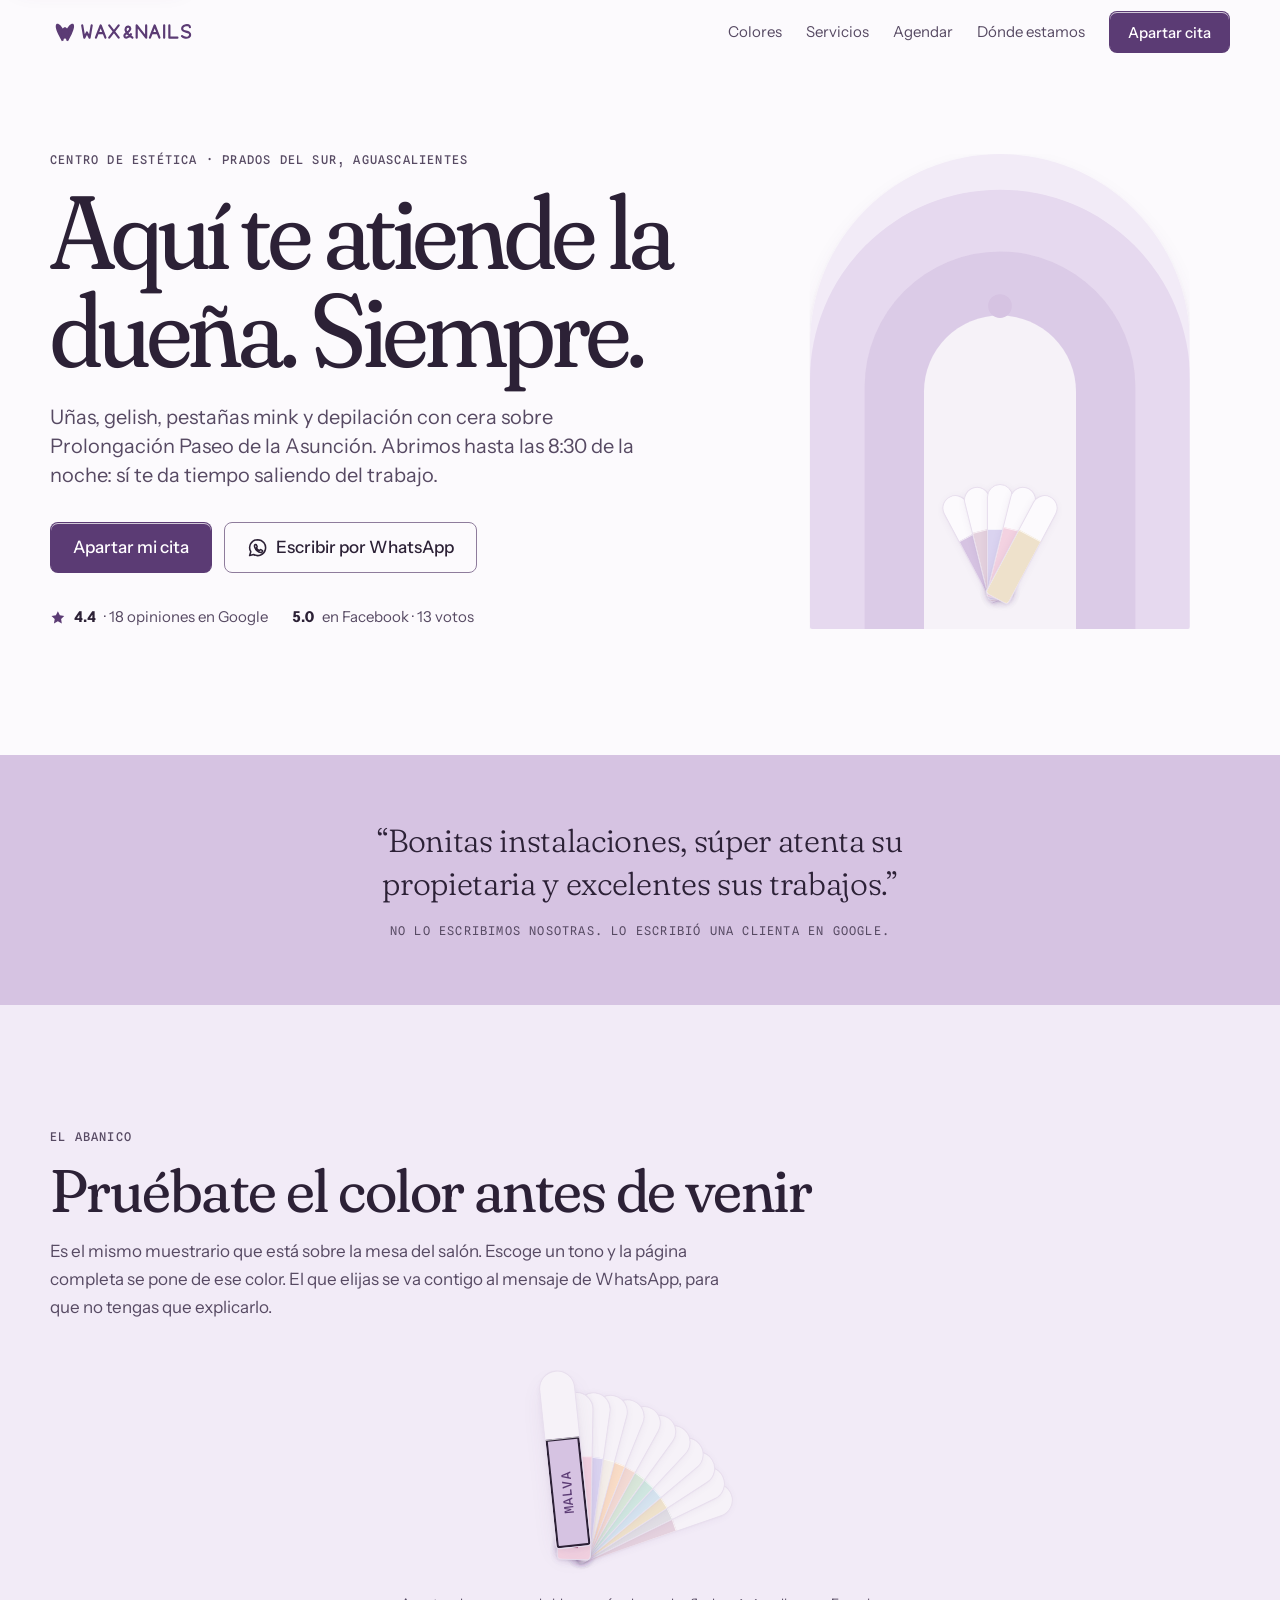
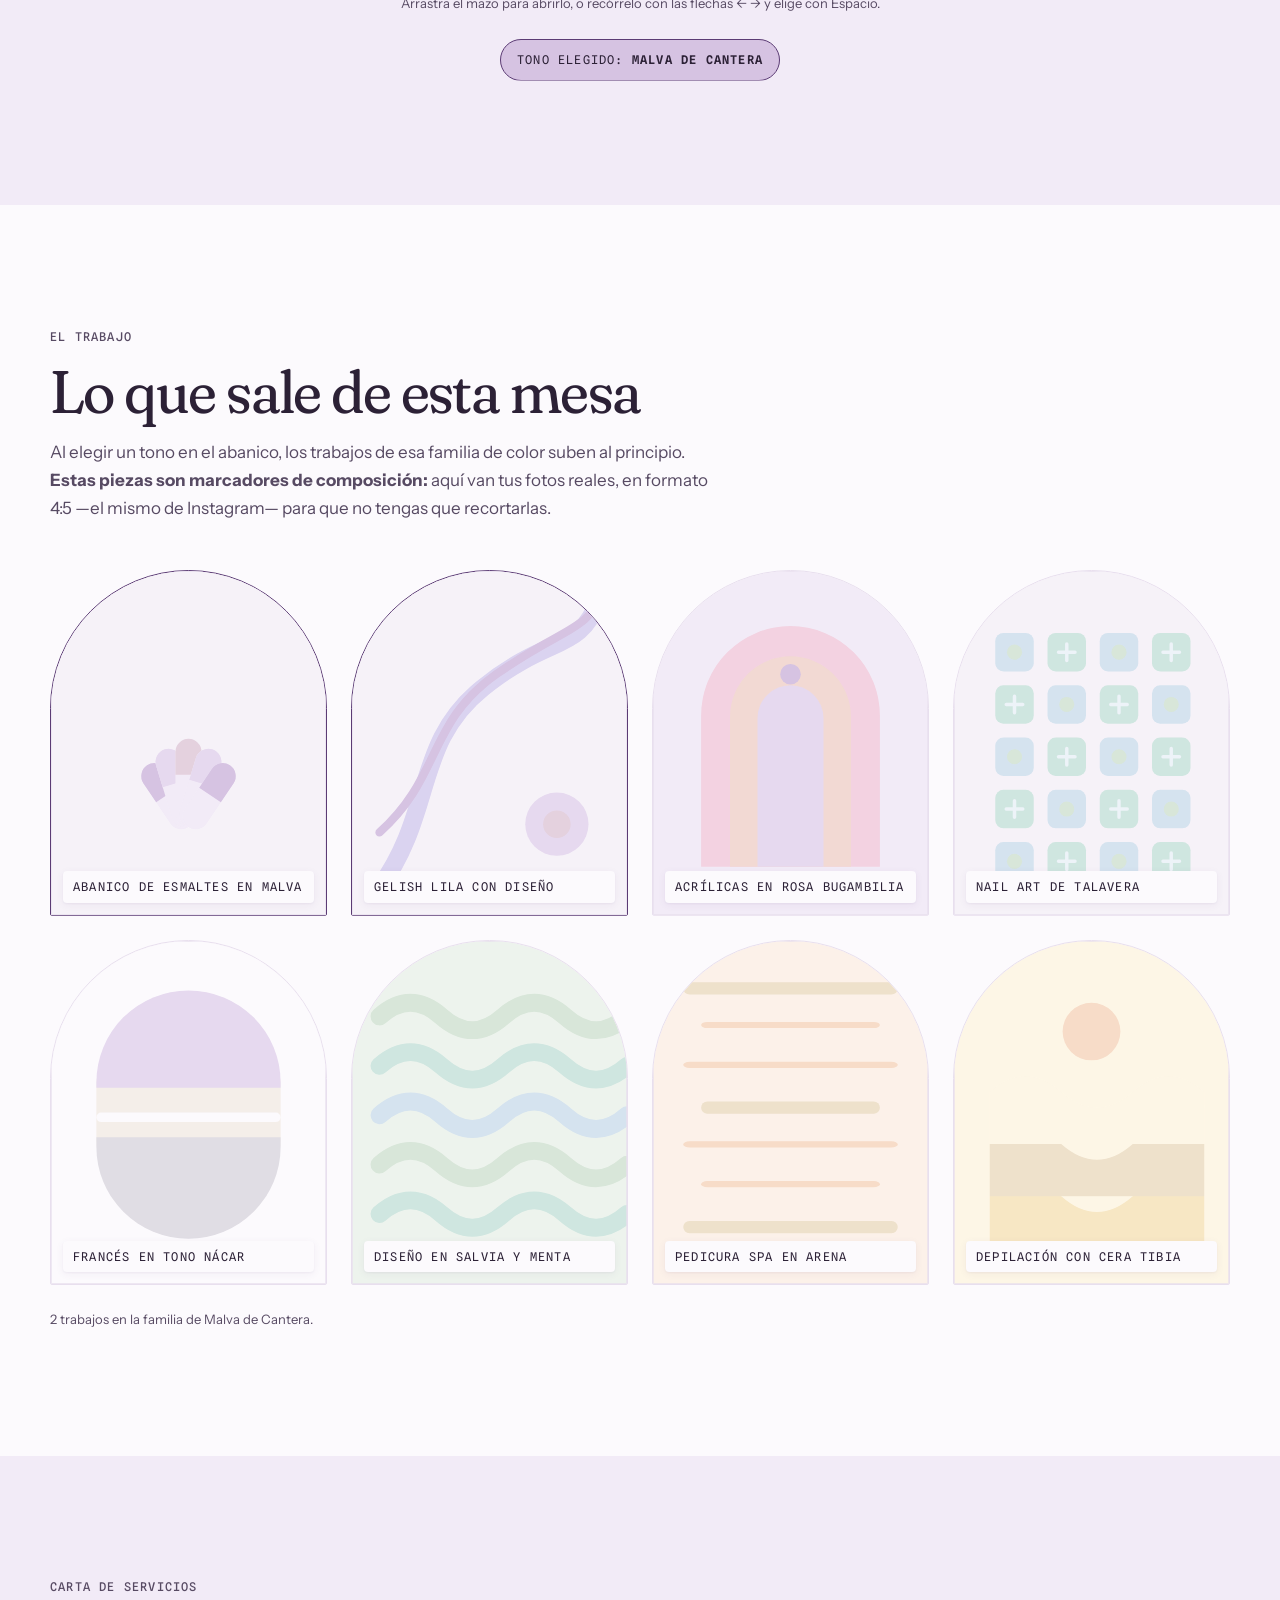
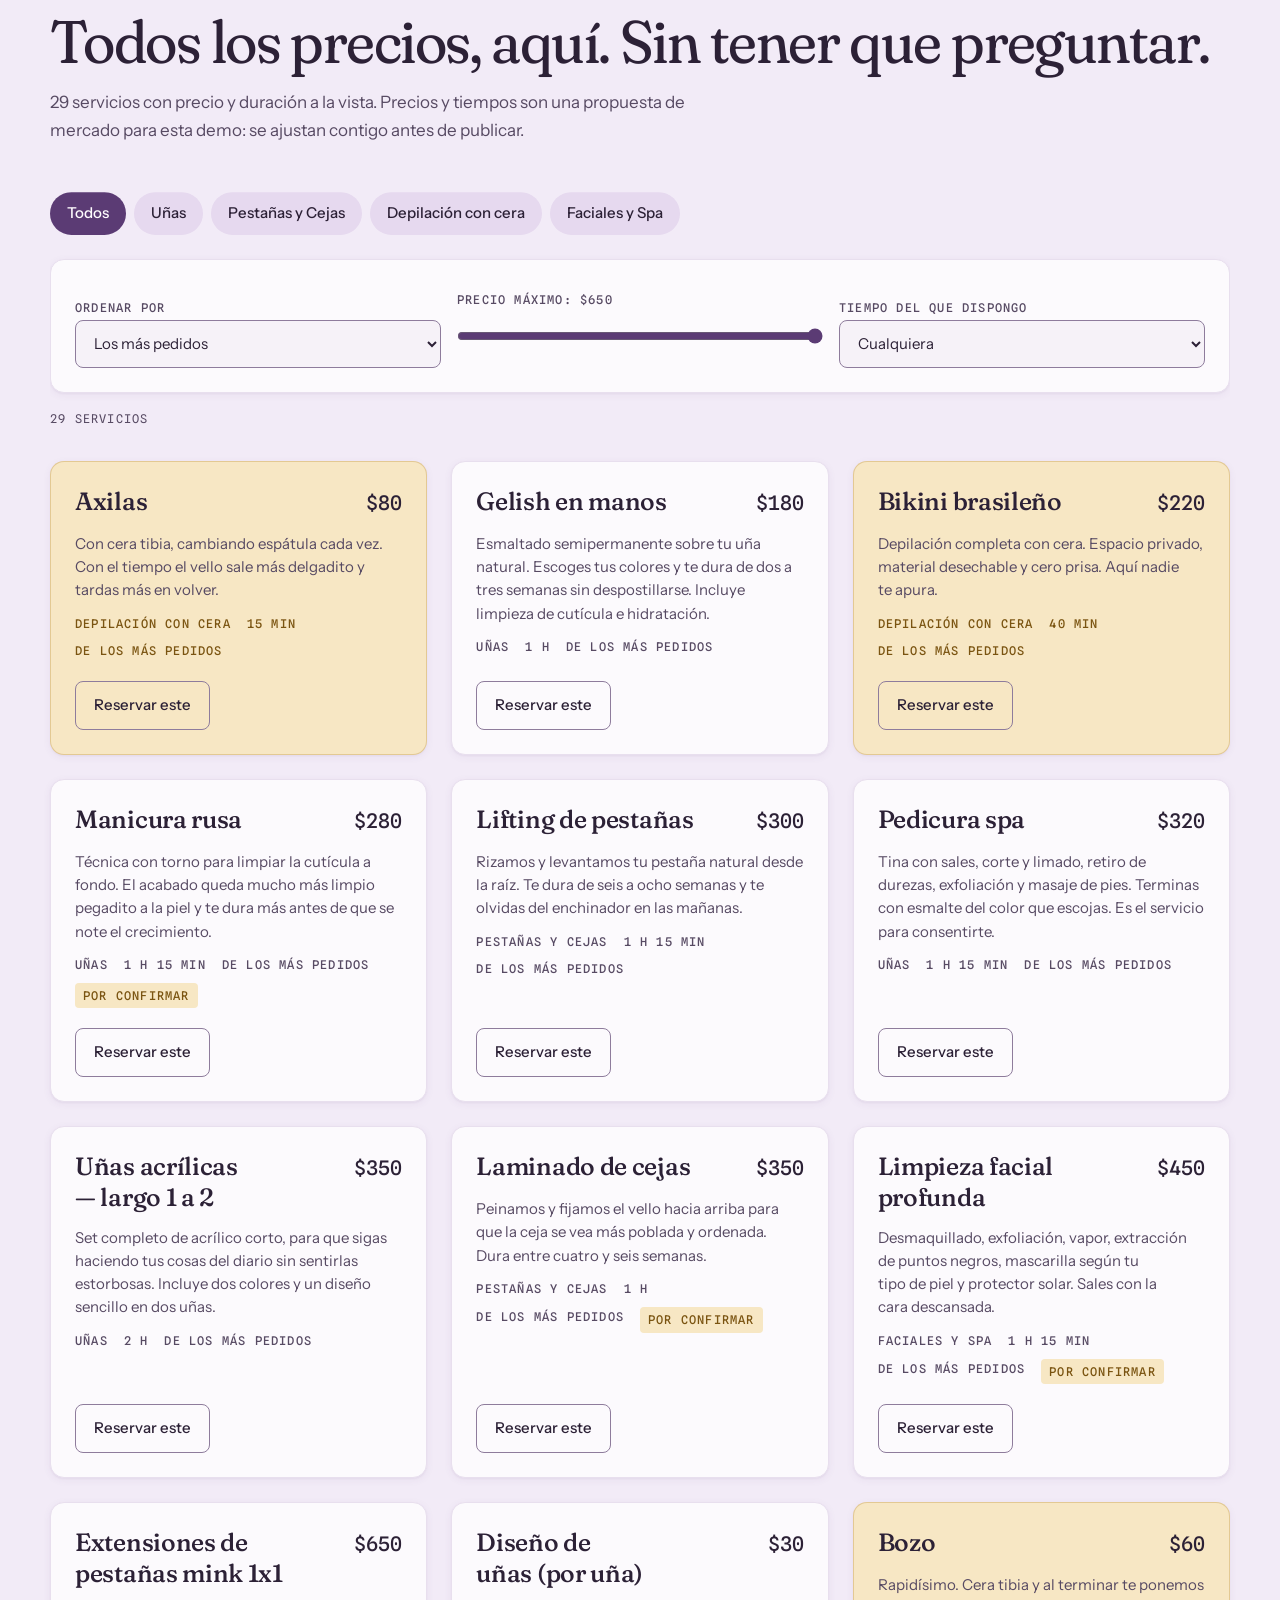
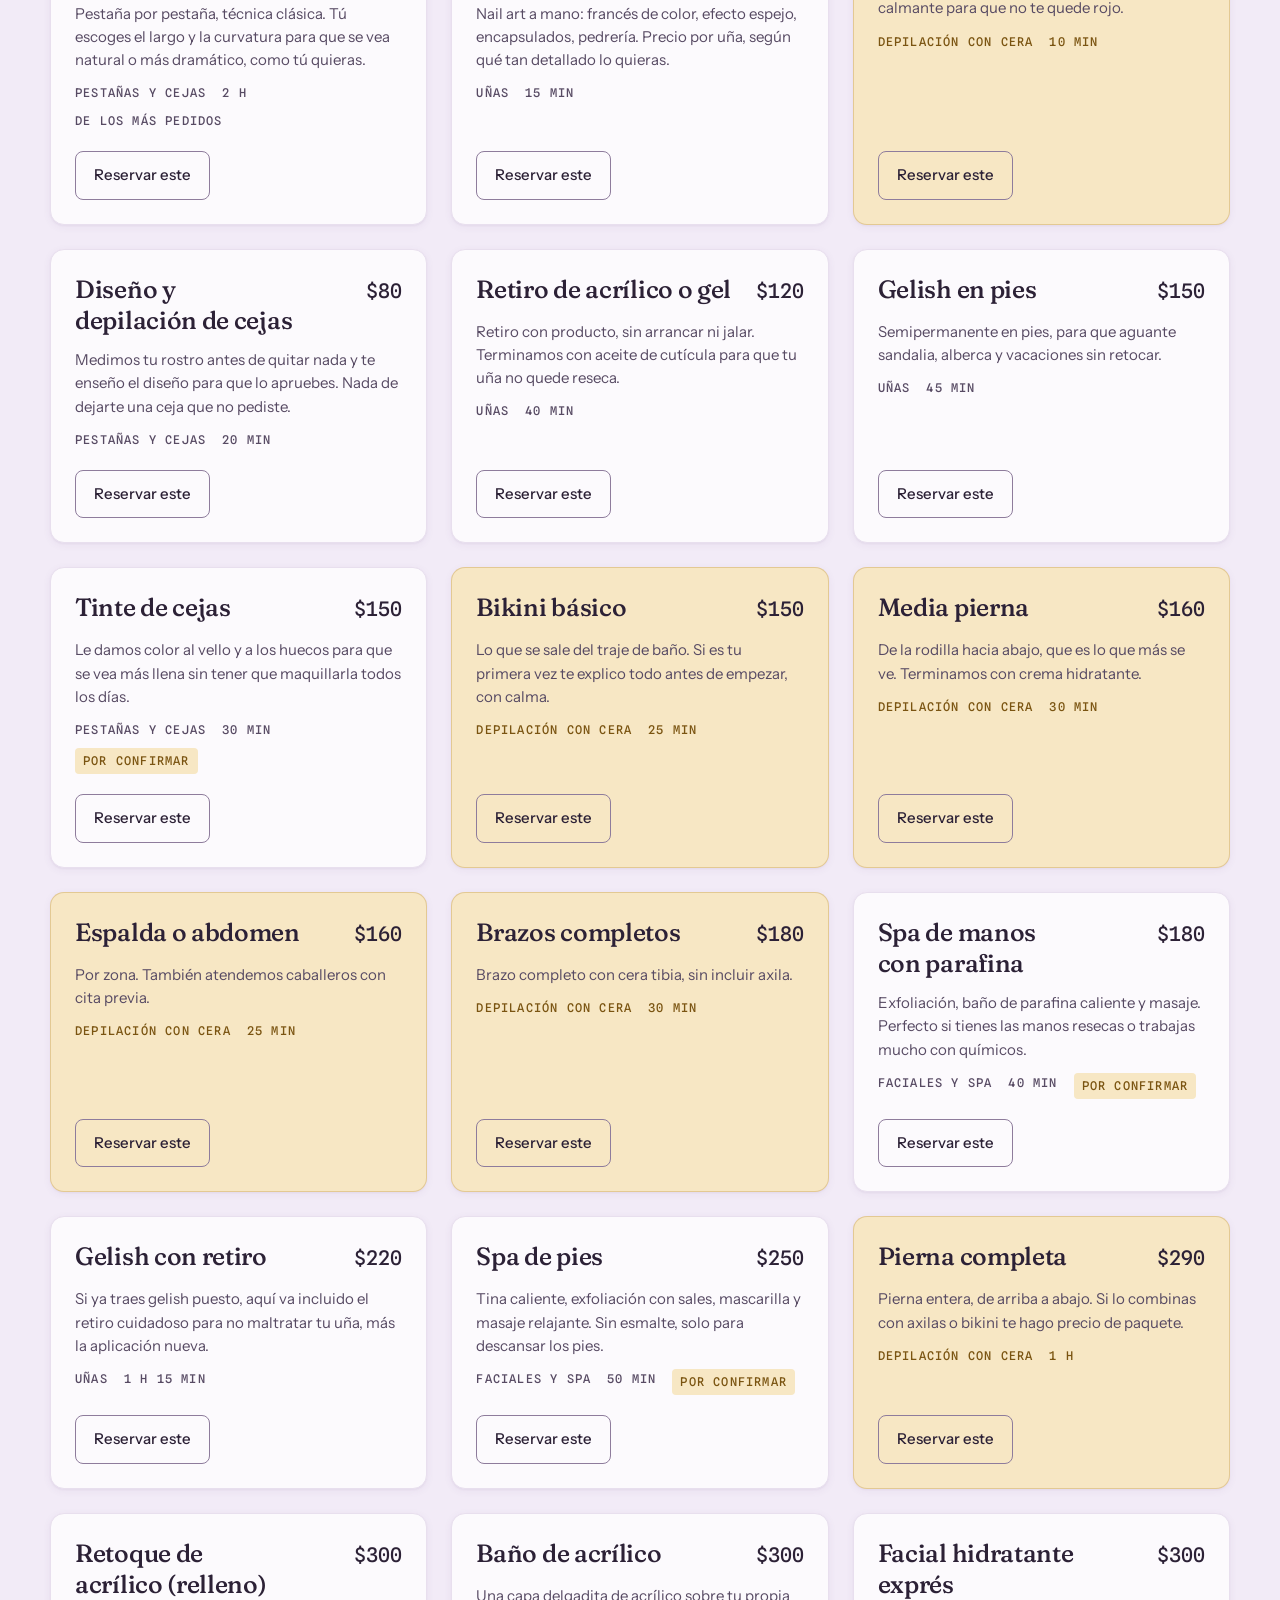
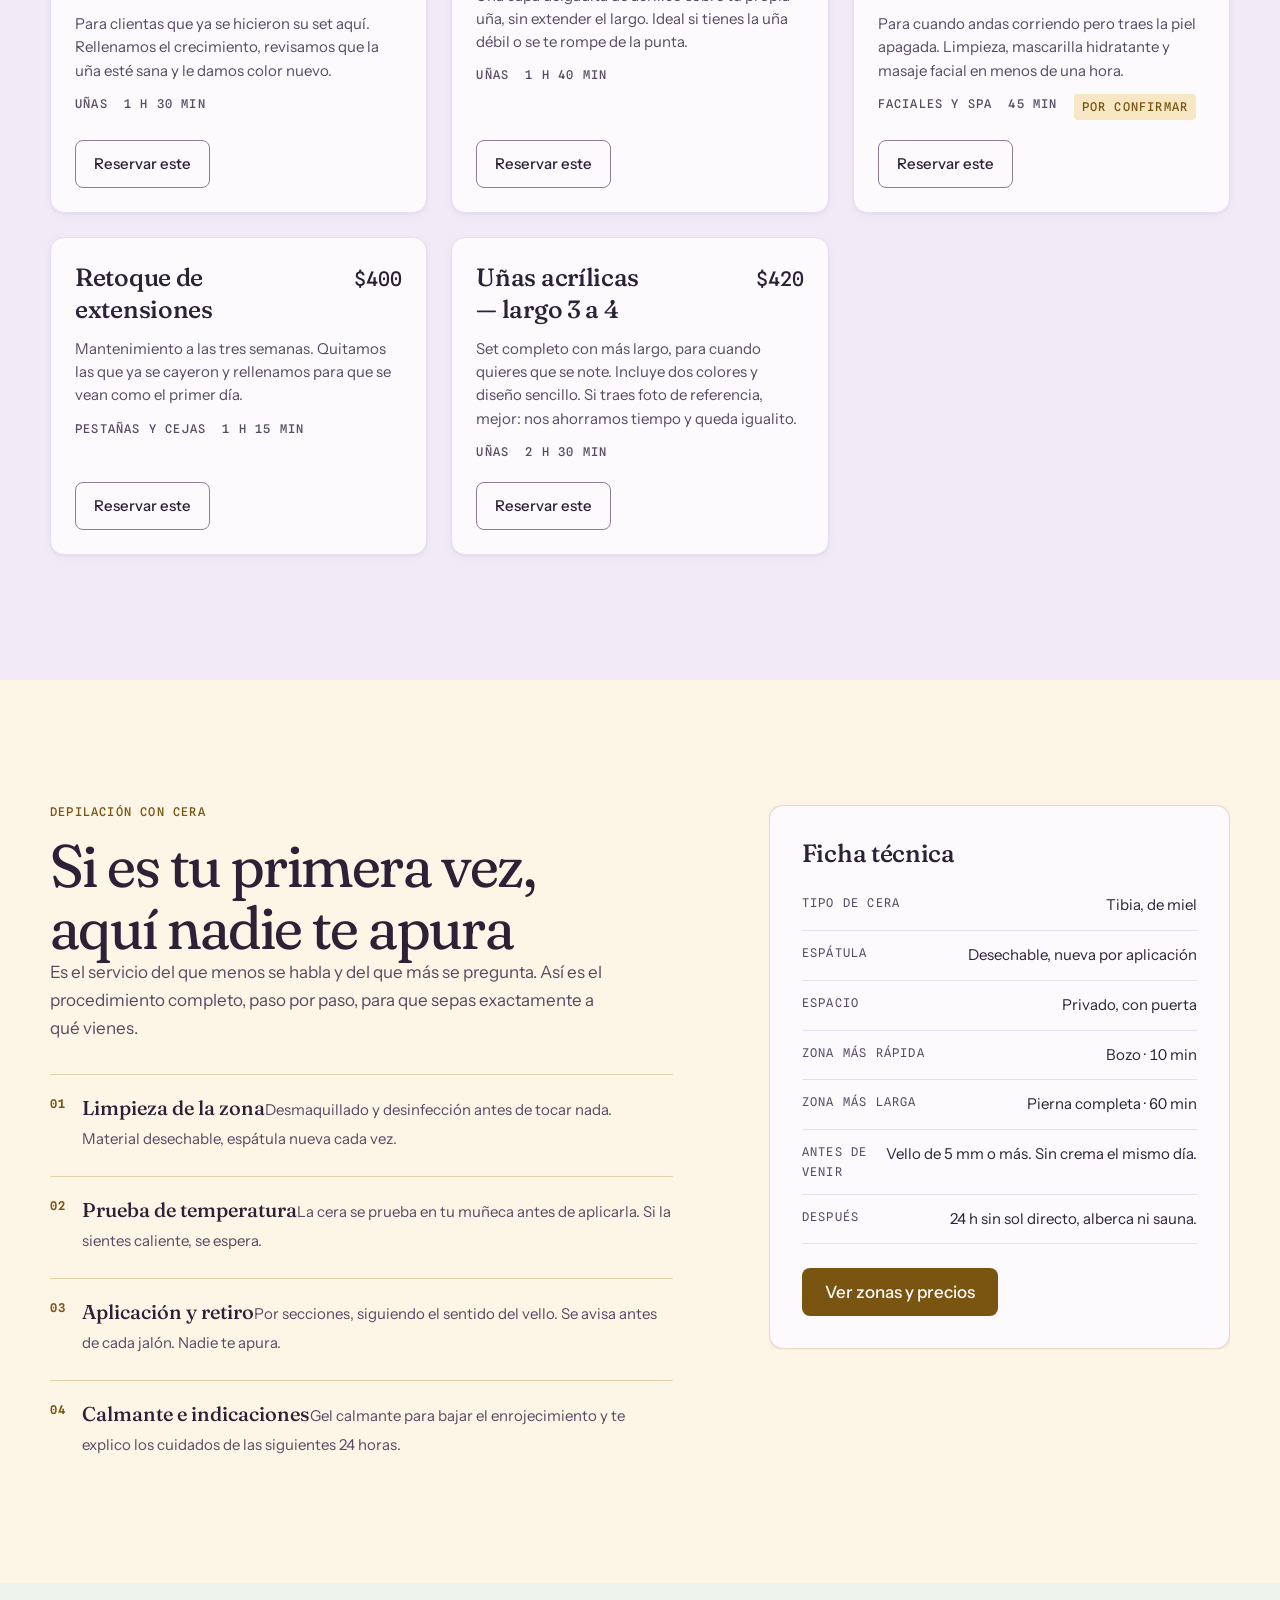
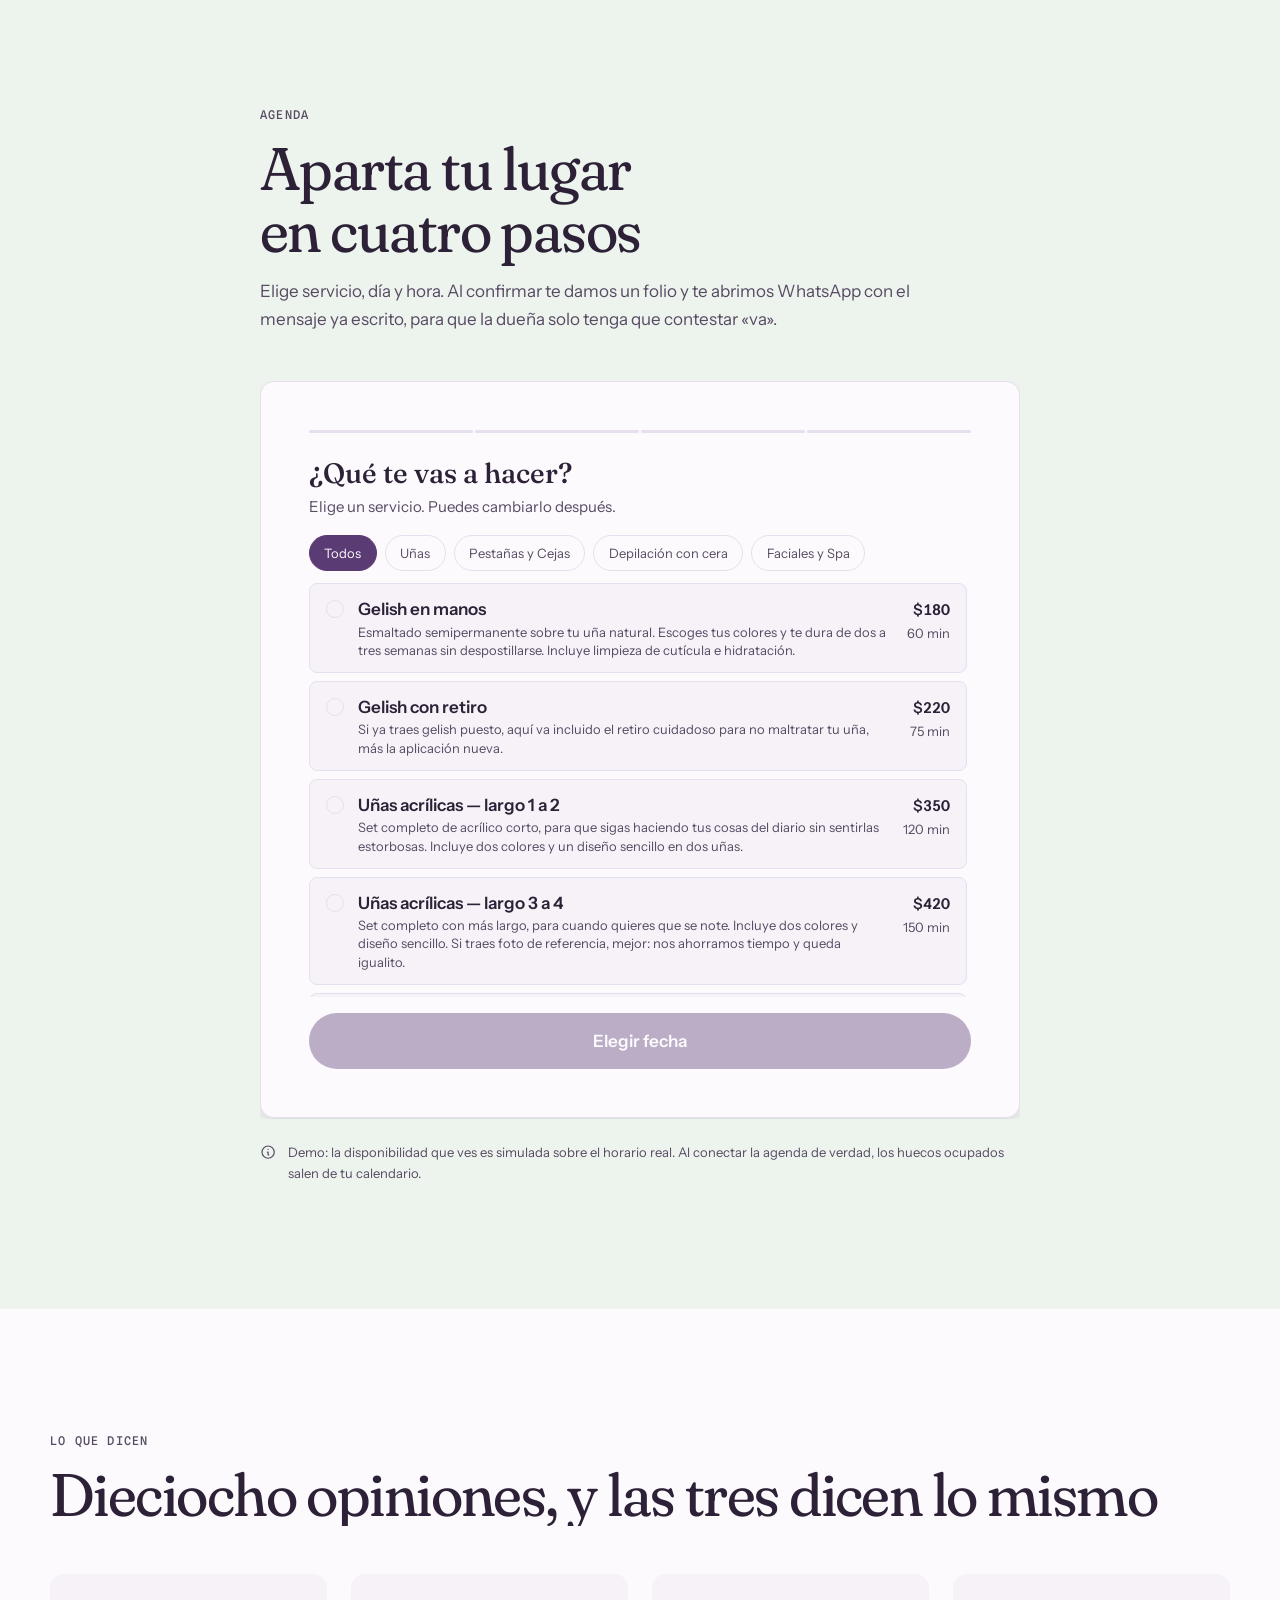
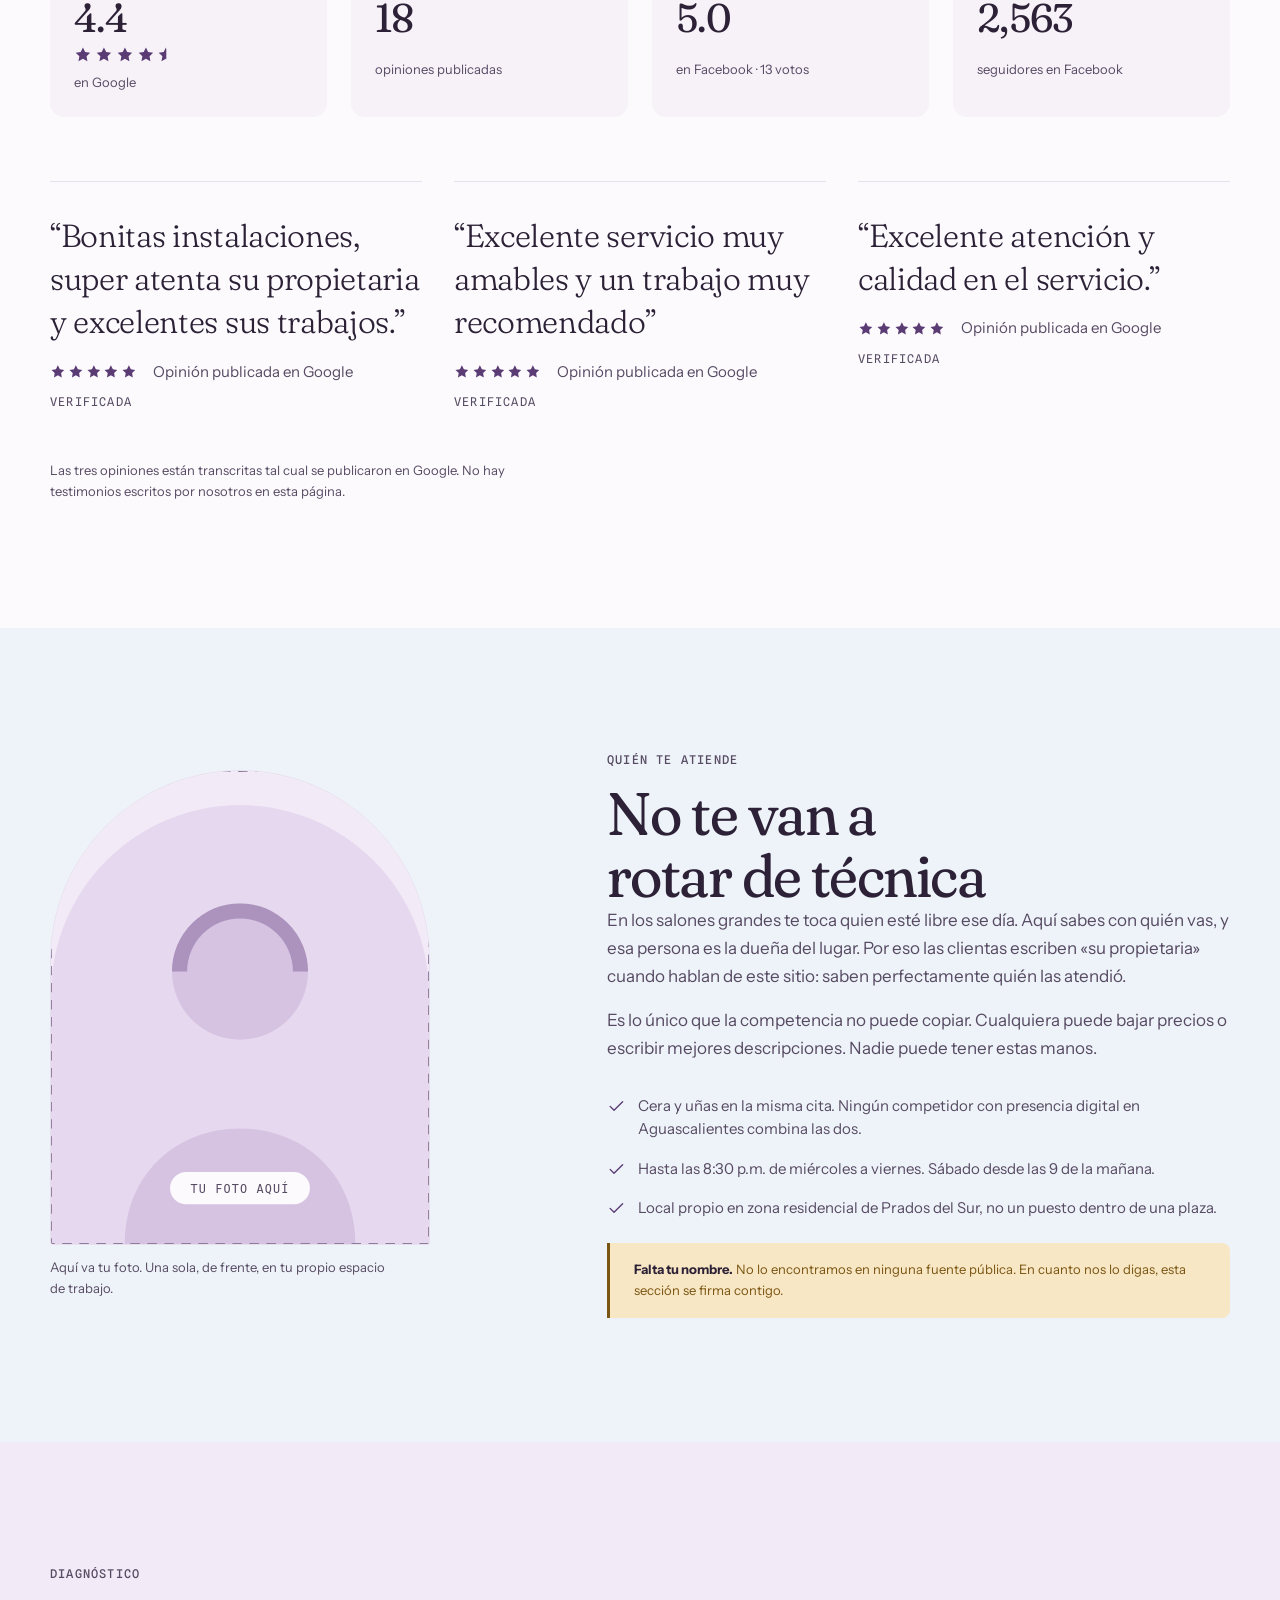
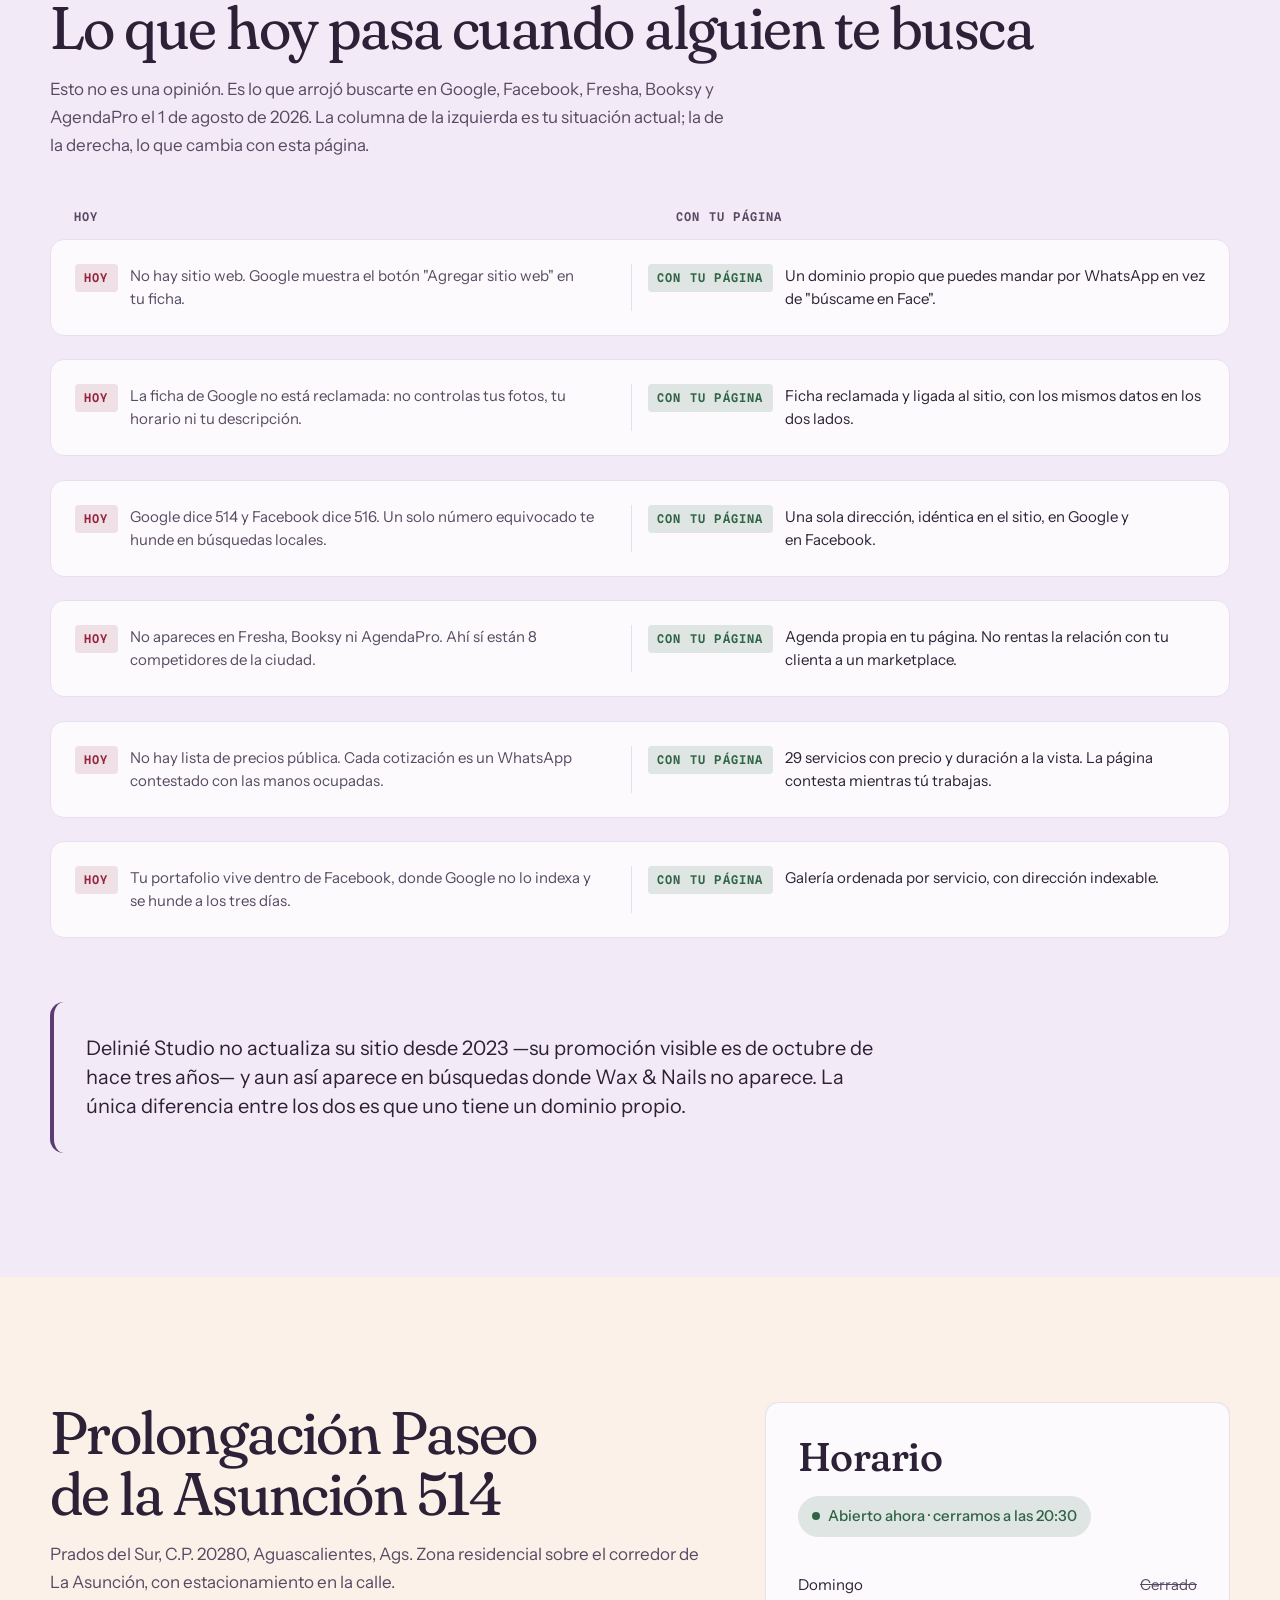
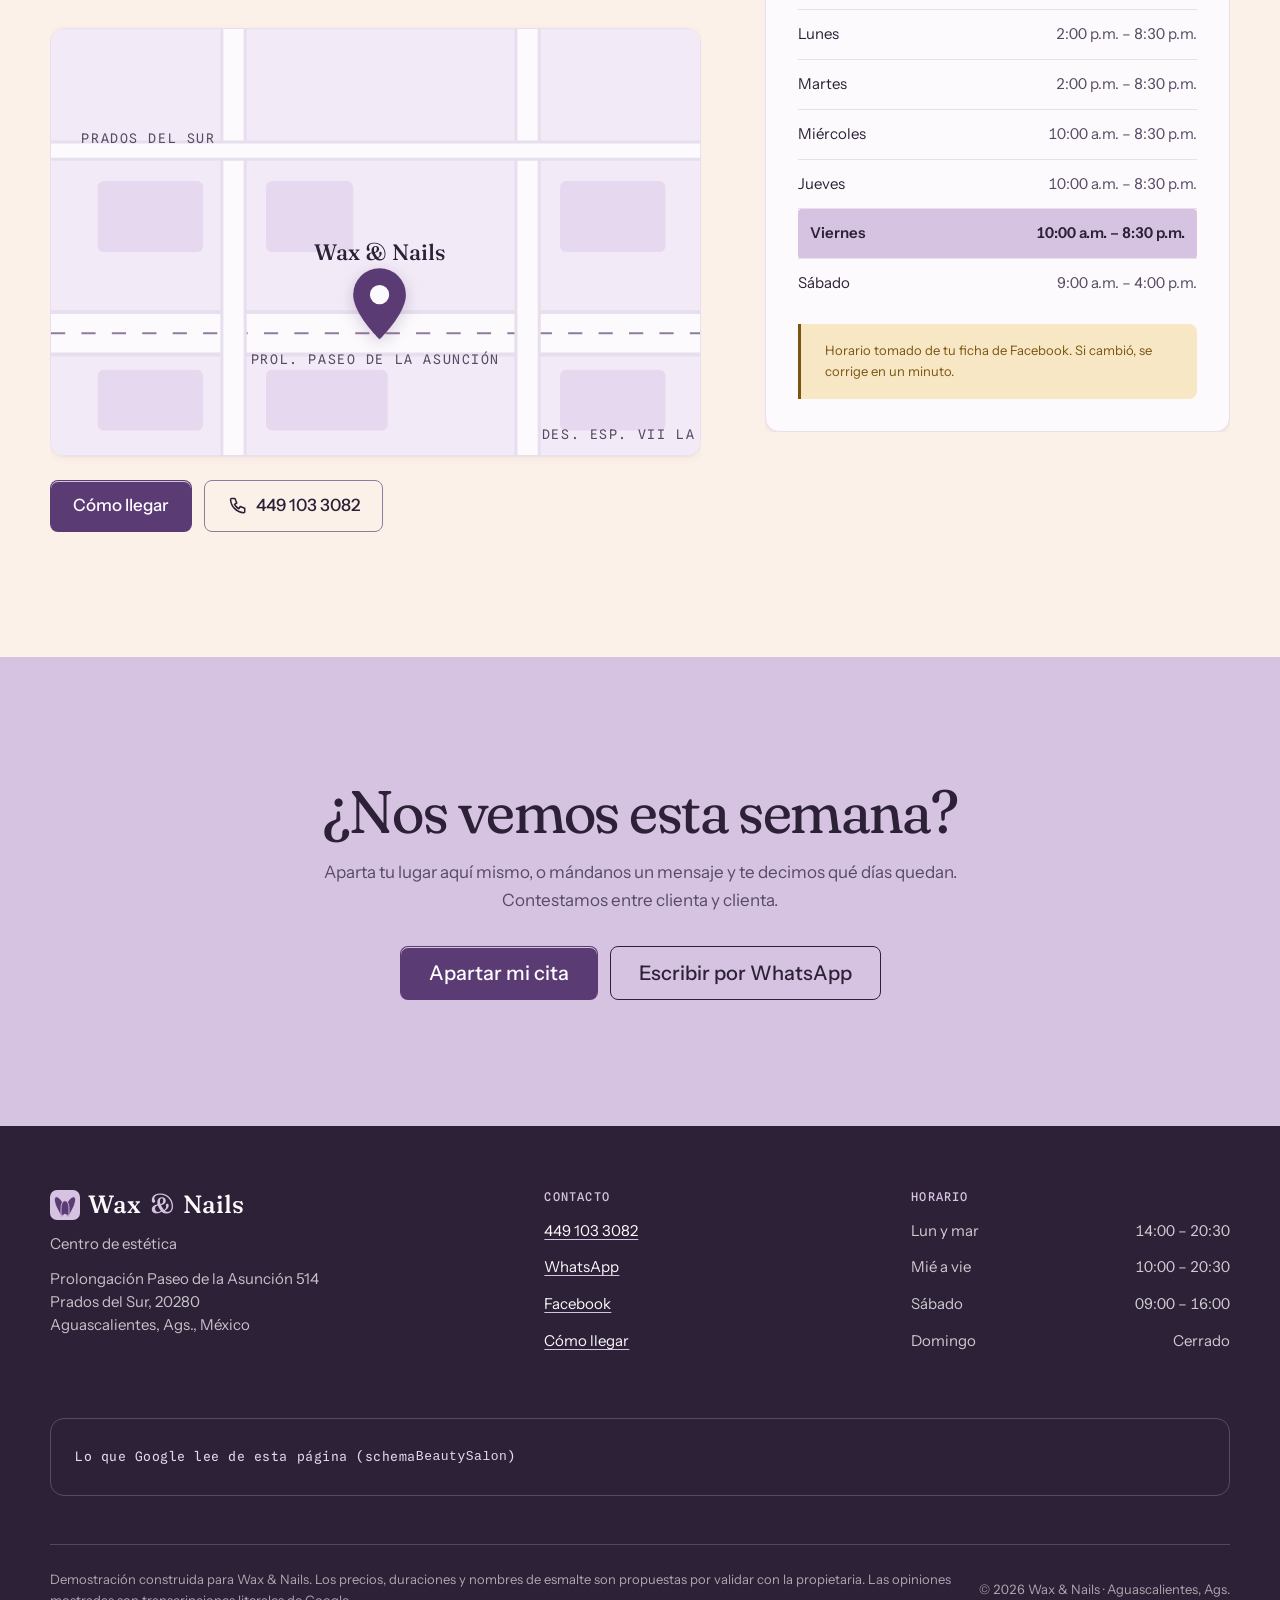
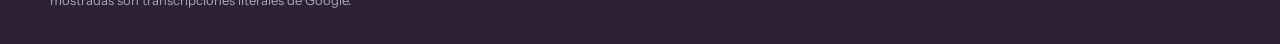
<file: index.html>
<!DOCTYPE html>
<html lang="es-MX">
<head>
<meta charset="utf-8">
<meta name="viewport" content="width=device-width, initial-scale=1, viewport-fit=cover">
<title>Wax &amp; Nails — Uñas, pestañas y depilación con cera en Prados del Sur, Aguascalientes</title>
<meta name="description" content="Centro de estética en Prolongación Paseo de la Asunción 514, Prados del Sur, Aguascalientes. Uñas, gelish, pestañas mink y depilación con cera. Abrimos hasta las 8:30 p.m. 4.4★ con 18 opiniones en Google.">
<meta name="theme-color" content="#FCFAFD">
<link rel="icon" href="assets/img/favicon.svg" type="image/svg+xml">

<meta property="og:type" content="website">
<meta property="og:locale" content="es_MX">
<meta property="og:title" content="Wax &amp; Nails — Prados del Sur, Aguascalientes">
<meta property="og:description" content="Uñas, gelish, pestañas y depilación con cera. Te atiende la dueña. Abrimos hasta las 8:30 p.m.">
<meta property="og:image" content="assets/img/monograma.svg">

<link rel="preconnect" href="https://fonts.googleapis.com">
<link rel="preconnect" href="https://fonts.gstatic.com" crossorigin>
<link rel="stylesheet" href="https://fonts.googleapis.com/css2?family=Fraunces:opsz,wght,SOFT,WONK@9..144,300..900,0..100,0..1&family=Instrument+Sans:wght@400..700&family=Spline+Sans+Mono:wght@300..600&display=swap">

<link rel="stylesheet" href="css/base.css">
<link rel="stylesheet" href="css/estilos.css">

<!-- reveal.js va en el <head>: agrega su clase antes del primer pintado
     para que el contenido nazca oculto y no haya parpadeo. -->
<script src="js/lib/reveal.js"></script>

<script type="application/ld+json" id="schema-negocio">
{
  "@context": "https://schema.org",
  "@type": "BeautySalon",
  "@id": "https://waxandnails.mx/#negocio",
  "name": "Wax & Nails",
  "description": "Centro de estética en Prados del Sur, Aguascalientes. Uñas, gelish, pestañas mink y depilación con cera. Atiende la propietaria.",
  "image": "https://waxandnails.mx/assets/img/monograma.svg",
  "url": "https://waxandnails.mx/",
  "telephone": "+52 449 103 3082",
  "priceRange": "$$",
  "currenciesAccepted": "MXN",
  "address": {
    "@type": "PostalAddress",
    "streetAddress": "Prolongación Paseo de la Asunción 514",
    "addressLocality": "Aguascalientes",
    "addressRegion": "Ags.",
    "postalCode": "20280",
    "addressCountry": "MX"
  },
  "areaServed": [
    { "@type": "Place", "name": "Prados del Sur, Aguascalientes" },
    { "@type": "Place", "name": "Bosques del Prado, Aguascalientes" },
    { "@type": "Place", "name": "Villa Asunción, Aguascalientes" }
  ],
  "sameAs": ["https://www.facebook.com/p/Wax-Nails-100063796290618/"],
  "aggregateRating": {
    "@type": "AggregateRating",
    "ratingValue": "4.4",
    "reviewCount": "18",
    "bestRating": "5",
    "worstRating": "1"
  },
  "openingHoursSpecification": [
    { "@type": "OpeningHoursSpecification", "dayOfWeek": ["Monday", "Tuesday"], "opens": "14:00", "closes": "20:30" },
    { "@type": "OpeningHoursSpecification", "dayOfWeek": ["Wednesday", "Thursday", "Friday"], "opens": "10:00", "closes": "20:30" },
    { "@type": "OpeningHoursSpecification", "dayOfWeek": ["Saturday"], "opens": "09:00", "closes": "16:00" }
  ],
  "makesOffer": [
    { "@type": "Offer", "itemOffered": { "@type": "Service", "name": "Gelish en manos" }, "price": "180", "priceCurrency": "MXN" },
    { "@type": "Offer", "itemOffered": { "@type": "Service", "name": "Uñas acrílicas" }, "price": "350", "priceCurrency": "MXN" },
    { "@type": "Offer", "itemOffered": { "@type": "Service", "name": "Extensiones de pestañas mink" }, "price": "650", "priceCurrency": "MXN" },
    { "@type": "Offer", "itemOffered": { "@type": "Service", "name": "Depilación con cera — bikini brasileño" }, "price": "220", "priceCurrency": "MXN" },
    { "@type": "Offer", "itemOffered": { "@type": "Service", "name": "Pedicura spa" }, "price": "320", "priceCurrency": "MXN" }
  ],
  "hasOfferCatalog": {
    "@type": "OfferCatalog",
    "name": "Servicios de Wax & Nails",
    "itemListElement": [
      { "@type": "OfferCatalog", "name": "Uñas" },
      { "@type": "OfferCatalog", "name": "Pestañas y Cejas" },
      { "@type": "OfferCatalog", "name": "Depilación con cera" },
      { "@type": "OfferCatalog", "name": "Faciales y Spa" }
    ]
  },
  "potentialAction": {
    "@type": "ReserveAction",
    "target": "https://wa.me/524491033082",
    "result": { "@type": "Reservation", "name": "Cita en Wax & Nails" }
  }
}
</script>
</head>

<body>
<a class="saltar-al-contenido" href="#contenido">Saltar al contenido</a>

<!-- ══════════════════════════════════ HEADER ══════════════════════════════════ -->
<header class="cab" data-cab>
  <div class="cab__interior">
    <!-- Logotipo horizontal propio: la marca (el abanico de tres uñas) y el
         nombre están dibujados en paths, no compuestos con una tipografía. -->
    <a class="cab__marca" href="#inicio" aria-label="Wax &amp; Nails · ir al inicio">
      <img src="assets/img/logotipo.svg" alt="Wax &amp; Nails" width="304" height="72" class="cab__logotipo">
    </a>

    <nav class="cab__nav" aria-label="Secciones del sitio">
      <a href="#abanico">Colores</a>
      <a href="#servicios">Servicios</a>
      <a href="#reservar">Agendar</a>
      <a href="#ubicacion">Dónde estamos</a>
    </nav>

    <a class="btn btn--primario cab__cta" href="#reservar">Apartar cita</a>
  </div>
</header>

<main id="contenido">

<!-- ══════════════════════════════════ 1 · HERO ══════════════════════════════════ -->
<section class="hero" id="inicio" aria-labelledby="hero-titulo">
  <div class="contenedor hero__grid">

    <div class="hero__texto">
      <p class="etiqueta">Centro de estética · Prados del Sur, Aguascalientes</p>

      <!-- Sin <br> forzado: a 360px el h1 mide 48px y una línea de 15
           caracteres se desbordaría. `text-wrap: balance` reparte solo. -->
      <h1 class="hero__titulo" id="hero-titulo">Aquí te atiende la dueña. Siempre.</h1>

      <p class="hero__entrada">
        Uñas, gelish, pestañas mink y depilación con cera sobre Prolongación Paseo
        de la Asunción. Abrimos hasta las 8:30 de la noche: sí te da tiempo saliendo
        del trabajo.
      </p>

      <div class="hero__acciones">
        <a class="btn btn--primario" href="#reservar">Apartar mi cita</a>
        <a class="btn btn--secundario" href="#" data-wa="524491033082" data-wa-mensaje="Hola, vi su página y quiero agendar una cita.">
          <svg class="ico" viewBox="0 0 24 24" aria-hidden="true" focusable="false"><path d="M12 3a9 9 0 0 0-7.7 13.6L3 21l4.5-1.2A9 9 0 1 0 12 3Z"/><path d="M8.6 9.2c.2-.6.5-.6.8-.6h.6c.2 0 .5 0 .7.5l.7 1.7c.1.3 0 .5-.1.7l-.4.4c-.1.2-.3.3-.1.6a7 7 0 0 0 3 2.6c.3.1.5.1.7-.1l.5-.6c.2-.2.4-.2.6-.1l1.6.8c.3.1.4.3.4.5a2 2 0 0 1-1.9 1.9c-1 0-3-.6-4.8-2.4-1.9-1.9-2.5-3.7-2.5-4.8 0-.4.1-.8.2-1.1Z"/></svg>
          Escribir por WhatsApp
        </a>
      </div>

      <ul class="hero__prueba" aria-label="Reputación pública verificada">
        <li>
          <span class="estrellas" role="img" aria-label="4.4 de 5 estrellas">
            <svg class="ico-estrella" viewBox="0 0 20 20" aria-hidden="true" focusable="false"><path d="M10 1.6l2.5 5.1 5.6.8-4 4 .9 5.6L10 14.4 5 17.1l1-5.6-4.1-4 5.6-.8z"/></svg>
          </span>
          <strong>4.4</strong> · 18 opiniones en Google
        </li>
        <li><strong>5.0</strong> en Facebook · 13 votos</li>
      </ul>
    </div>

    <!-- Insinuación del Abanico: el muestrario que vive sobre la mesa del salón.
         Decorativo; el control real está más abajo. -->
    <div class="hero__visual" aria-hidden="true">
      <div class="hero__arco">
        <svg class="hero__piedra" viewBox="0 0 320 400" preserveAspectRatio="xMidYMid slice" focusable="false">
          <rect width="320" height="400" class="f-c100"/>
          <path d="M0 400 V190 A160 160 0 0 1 320 190 V400 Z" class="f-c200"/>
          <path d="M46 400 V196 A114 114 0 0 1 274 196 V400 Z" class="f-c400-55"/>
          <path d="M96 400 V200 A64 64 0 0 1 224 200 V400 Z" class="f-papel2"/>
          <circle cx="160" cy="128" r="10" class="f-c400"/>
        </svg>

        <!-- Cinco palillos de la carta real: malva, ciruela, lila, bugambilia
             y arena. Son los mismos pasteles del Abanico de abajo. -->
        <div class="hero__mazo">
          <span class="hero__palillo" style="--i:0"><i style="background:#D6C3E2"></i></span>
          <span class="hero__palillo" style="--i:1"><i style="background:#E4D1DE"></i></span>
          <span class="hero__palillo" style="--i:2"><i style="background:#DAD3F0"></i></span>
          <span class="hero__palillo" style="--i:3"><i style="background:#F3D2E1"></i></span>
          <span class="hero__palillo" style="--i:4"><i style="background:#EEE1CB"></i></span>
        </div>
      </div>
    </div>

  </div>
</section>

<!-- ══════════════════════ 2 · BANDA DE CITA REAL (bajo el hero) ══════════════════════ -->
<section class="banda" aria-label="Opinión publicada por una clienta en Google">
  <div class="contenedor-angosto banda__interior" data-reveal>
    <p class="banda__cita">&ldquo;Bonitas instalaciones, súper atenta su propietaria y excelentes sus trabajos.&rdquo;</p>
    <p class="banda__pie">No lo escribimos nosotras. Lo escribió una clienta en Google.</p>
  </div>
</section>

<!-- ══════════════════════════ 3 · EL ABANICO (FIRMA) ══════════════════════════ -->
<section class="seccion abanico-seccion" id="abanico" aria-labelledby="abanico-titulo">
  <div class="contenedor">

    <div class="seccion__cabeza" data-reveal>
      <p class="etiqueta">El abanico</p>
      <h2 class="titulo-2" id="abanico-titulo">Pruébate el color antes de venir</h2>
      <p class="parrafo">
        Es el mismo muestrario que está sobre la mesa del salón. Escoge un tono y la
        página completa se pone de ese color. El que elijas se va contigo al mensaje
        de WhatsApp, para que no tengas que explicarlo.
      </p>
    </div>

    <div class="abanico-caja" data-reveal>
      <!-- Sin JS este bloque se ve abierto y estático: es un muestrario impreso. -->
      <div class="abanico" data-abanico role="radiogroup" aria-label="Muestrario de esmaltes. Usa las flechas para recorrerlo.">
        <button type="button" class="palillo" role="radio" aria-checked="true" tabindex="0" style="--i:0;--hex:#D6C3E2;--txt:#5B3B74" data-hex="#D6C3E2" data-profundo="#5B3B74" data-texto="#FFFDFF" data-familia="malva" data-nombre="Malva de Cantera"><span class="palillo__punta"></span><span class="palillo__nombre" aria-hidden="true">Malva</span><span class="visualmente-oculto">Malva de Cantera</span></button>
        <button type="button" class="palillo" role="radio" aria-checked="false" tabindex="-1" style="--i:1;--hex:#F3D2E1;--txt:#96305F" data-hex="#F3D2E1" data-profundo="#96305F" data-texto="#FFFDFF" data-familia="rosado" data-nombre="Rosa Bugambilia"><span class="palillo__punta"></span><span class="palillo__nombre" aria-hidden="true">Bugambilia</span><span class="visualmente-oculto">Rosa Bugambilia</span></button>
        <button type="button" class="palillo" role="radio" aria-checked="false" tabindex="-1" style="--i:2;--hex:#DAD3F0;--txt:#47399B" data-hex="#DAD3F0" data-profundo="#47399B" data-texto="#FFFDFF" data-familia="malva" data-nombre="Lila de Jacaranda"><span class="palillo__punta"></span><span class="palillo__nombre" aria-hidden="true">Jacaranda</span><span class="visualmente-oculto">Lila de Jacaranda</span></button>
        <button type="button" class="palillo" role="radio" aria-checked="false" tabindex="-1" style="--i:3;--hex:#F4EEE9;--txt:#6B5A52" data-hex="#F4EEE9" data-profundo="#6B5A52" data-texto="#FFFDFF" data-familia="claro" data-nombre="Nube de Nácar"><span class="palillo__punta"></span><span class="palillo__nombre" aria-hidden="true">Nácar</span><span class="visualmente-oculto">Nube de Nácar</span></button>
        <button type="button" class="palillo" role="radio" aria-checked="false" tabindex="-1" style="--i:4;--hex:#F9DCC6;--txt:#8A4A1C" data-hex="#F9DCC6" data-profundo="#8A4A1C" data-texto="#FFFDFF" data-familia="tierra" data-nombre="Durazno de Feria"><span class="palillo__punta"></span><span class="palillo__nombre" aria-hidden="true">Durazno</span><span class="visualmente-oculto">Durazno de Feria</span></button>
        <button type="button" class="palillo" role="radio" aria-checked="false" tabindex="-1" style="--i:5;--hex:#F2D9D3;--txt:#8C4131" data-hex="#F2D9D3" data-profundo="#8C4131" data-texto="#FFFDFF" data-familia="rosado" data-nombre="Rosa Cantera"><span class="palillo__punta"></span><span class="palillo__nombre" aria-hidden="true">Cantera</span><span class="visualmente-oculto">Rosa Cantera</span></button>
        <button type="button" class="palillo" role="radio" aria-checked="false" tabindex="-1" style="--i:6;--hex:#D8E6D9;--txt:#33603F" data-hex="#D8E6D9" data-profundo="#33603F" data-texto="#FFFDFF" data-familia="frio" data-nombre="Verde Salvia"><span class="palillo__punta"></span><span class="palillo__nombre" aria-hidden="true">Salvia</span><span class="visualmente-oculto">Verde Salvia</span></button>
        <button type="button" class="palillo" role="radio" aria-checked="false" tabindex="-1" style="--i:7;--hex:#CFE6E0;--txt:#1C5F55" data-hex="#CFE6E0" data-profundo="#1C5F55" data-texto="#FFFDFF" data-familia="frio" data-nombre="Menta de Talavera"><span class="palillo__punta"></span><span class="palillo__nombre" aria-hidden="true">Menta</span><span class="visualmente-oculto">Menta de Talavera</span></button>
        <button type="button" class="palillo" role="radio" aria-checked="false" tabindex="-1" style="--i:8;--hex:#D5E3EF;--txt:#2B5578" data-hex="#D5E3EF" data-profundo="#2B5578" data-texto="#FFFDFF" data-familia="frio" data-nombre="Azul Talavera"><span class="palillo__punta"></span><span class="palillo__nombre" aria-hidden="true">Talavera</span><span class="visualmente-oculto">Azul Talavera</span></button>
        <button type="button" class="palillo" role="radio" aria-checked="false" tabindex="-1" style="--i:9;--hex:#EEE1CB;--txt:#74561C" data-hex="#EEE1CB" data-profundo="#74561C" data-texto="#FFFDFF" data-familia="tierra" data-nombre="Arena de Asunción"><span class="palillo__punta"></span><span class="palillo__nombre" aria-hidden="true">Arena</span><span class="visualmente-oculto">Arena de Asunción</span></button>
        <button type="button" class="palillo" role="radio" aria-checked="false" tabindex="-1" style="--i:10;--hex:#E0DDE4;--txt:#55505C" data-hex="#E0DDE4" data-profundo="#55505C" data-texto="#FFFDFF" data-familia="claro" data-nombre="Gris Perla"><span class="palillo__punta"></span><span class="palillo__nombre" aria-hidden="true">Perla</span><span class="visualmente-oculto">Gris Perla</span></button>
        <button type="button" class="palillo" role="radio" aria-checked="false" tabindex="-1" style="--i:11;--hex:#E4D1DE;--txt:#74305C" data-hex="#E4D1DE" data-profundo="#74305C" data-texto="#FFFDFF" data-familia="malva" data-nombre="Ciruela Suave"><span class="palillo__punta"></span><span class="palillo__nombre" aria-hidden="true">Ciruela</span><span class="visualmente-oculto">Ciruela Suave</span></button>
      </div>

      <p class="abanico-caja__ayuda">
        <span class="solo-tactil">Arrastra el mazo para abrirlo y toca un palillo.</span>
        <span class="solo-puntero">Arrastra el mazo para abrirlo, o recórrelo con las flechas ←&nbsp;→ y elige con Espacio.</span>
      </p>

      <p class="abanico-elegido" data-abanico-elegido role="status" aria-live="polite">
        Tono elegido: <strong data-abanico-nombre>Malva de Cantera</strong>
      </p>
    </div>

  </div>
</section>

<!-- ══════════════════════════ 4 · GALERÍA DE TRABAJOS ══════════════════════════ -->
<section class="seccion seccion--alt" id="trabajos" aria-labelledby="trabajos-titulo">
  <div class="contenedor">

    <div class="seccion__cabeza" data-reveal>
      <p class="etiqueta">El trabajo</p>
      <h2 class="titulo-2" id="trabajos-titulo">Lo que sale de esta mesa</h2>
      <p class="parrafo">
        Al elegir un tono en el abanico, los trabajos de esa familia de color suben al
        principio. <strong>Estas piezas son marcadores de composición:</strong> aquí van tus
        fotos reales, en formato 4:5 —el mismo de Instagram— para que no tengas que recortarlas.
      </p>
    </div>

    <ul class="galeria" data-galeria data-reveal-stagger="40" aria-label="Trabajos por familia de tono"></ul>

    <p class="galeria__nota" data-galeria-nota role="status" aria-live="polite"></p>
  </div>
</section>

<!-- ══════════════════════════ 5 · SERVICIOS / CATÁLOGO ══════════════════════════ -->
<section class="seccion" id="servicios" aria-labelledby="servicios-titulo">
  <div class="contenedor">

    <div class="seccion__cabeza" data-reveal>
      <p class="etiqueta">Carta de servicios</p>
      <h2 class="titulo-2" id="servicios-titulo">Todos los precios, aquí. Sin tener que preguntar.</h2>
      <p class="parrafo">
        29 servicios con precio y duración a la vista. Precios y tiempos son una
        propuesta de mercado para esta demo: se ajustan contigo antes de publicar.
      </p>
    </div>

    <div class="filtros" data-reveal>
      <div class="filtros__grupo" role="group" aria-label="Filtrar por categoría" data-filtro-categorias></div>

      <div class="filtros__linea">
        <label class="filtros__campo">
          <span class="etiqueta">Ordenar por</span>
          <select data-orden class="select">
            <option value="destacado">Los más pedidos</option>
            <option value="precio-asc">Precio: de menor a mayor</option>
            <option value="precio-desc">Precio: de mayor a menor</option>
            <option value="duracion-asc">Duración: del más rápido</option>
            <option value="duracion-desc">Duración: del más largo</option>
          </select>
        </label>

        <label class="filtros__campo">
          <span class="etiqueta">Precio máximo: <output data-precio-salida class="tabular">$650</output></span>
          <input type="range" data-precio-max min="30" max="650" step="10" value="650" class="rango" aria-label="Precio máximo en pesos">
        </label>

        <label class="filtros__campo">
          <span class="etiqueta">Tiempo del que dispongo</span>
          <select data-duracion class="select">
            <option value="0">Cualquiera</option>
            <option value="30">Hasta 30 minutos</option>
            <option value="60">Hasta 1 hora</option>
            <option value="90">Hasta 1 hora y media</option>
            <option value="120">Hasta 2 horas</option>
          </select>
        </label>
      </div>

      <p class="filtros__conteo" data-conteo role="status" aria-live="polite"></p>
    </div>

    <ul class="carta" data-carta data-reveal-stagger="30" aria-label="Servicios disponibles"></ul>

    <p class="carta__vacio" data-carta-vacio hidden>
      Con esos filtros no queda nada. Sube el precio máximo o amplía el tiempo.
    </p>

    <noscript>
      <p class="aviso-js">
        La carta interactiva necesita JavaScript. Mientras tanto, escríbenos al
        <a href="tel:+524491033082">449 103 3082</a> y te pasamos precios.
      </p>
    </noscript>
  </div>
</section>

<!-- ══════════════════════════ 6 · DEPILACIÓN CON CERA ══════════════════════════ -->
<section class="seccion cera" id="cera" aria-labelledby="cera-titulo">
  <div class="contenedor cera__grid">

    <div class="cera__texto" data-reveal>
      <p class="etiqueta etiqueta--cera">Depilación con cera</p>
      <h2 class="titulo-2" id="cera-titulo">Si es tu primera vez, aquí nadie te apura</h2>
      <p class="parrafo">
        Es el servicio del que menos se habla y del que más se pregunta. Así es el
        procedimiento completo, paso por paso, para que sepas exactamente a qué vienes.
      </p>

      <ol class="pasos" data-pasos-cera></ol>
    </div>

    <aside class="cera__ficha" data-reveal aria-label="Ficha técnica de depilación">
      <h3 class="titulo-4">Ficha técnica</h3>
      <dl class="ficha-datos">
        <div><dt>Tipo de cera</dt><dd>Tibia, de miel</dd></div>
        <div><dt>Espátula</dt><dd>Desechable, nueva por aplicación</dd></div>
        <div><dt>Espacio</dt><dd>Privado, con puerta</dd></div>
        <div><dt>Zona más rápida</dt><dd class="tabular">Bozo · 10 min</dd></div>
        <div><dt>Zona más larga</dt><dd class="tabular">Pierna completa · 60 min</dd></div>
        <div><dt>Antes de venir</dt><dd>Vello de 5 mm o más. Sin crema el mismo día.</dd></div>
        <div><dt>Después</dt><dd>24 h sin sol directo, alberca ni sauna.</dd></div>
      </dl>
      <a class="btn btn--cera" href="#servicios" data-ir-categoria="Depilación con cera">Ver zonas y precios</a>
    </aside>

  </div>
</section>

<!-- ══════════════════════════ 7 · MOTOR DE RESERVAS ══════════════════════════ -->
<section class="seccion seccion--alt" id="reservar" aria-labelledby="reservar-titulo">
  <div class="contenedor-angosto">

    <div class="seccion__cabeza" data-reveal>
      <p class="etiqueta">Agenda</p>
      <h2 class="titulo-2" id="reservar-titulo">Aparta tu lugar en cuatro pasos</h2>
      <p class="parrafo">
        Elige servicio, día y hora. Al confirmar te damos un folio y te abrimos
        WhatsApp con el mensaje ya escrito, para que la dueña solo tenga que
        contestar &laquo;va&raquo;.
      </p>
    </div>

    <div class="reservas-caja" data-reveal>
      <div id="reservas"></div>
    </div>

    <p class="nota-demo" data-reveal>
      <svg class="ico" viewBox="0 0 24 24" aria-hidden="true" focusable="false"><circle cx="12" cy="12" r="9"/><path d="M12 8h.01M11 12h1v4h1"/></svg>
      Demo: la disponibilidad que ves es simulada sobre el horario real. Al conectar
      la agenda de verdad, los huecos ocupados salen de tu calendario.
    </p>
  </div>
</section>

<!-- ══════════════════════════ 8 · PRUEBA SOCIAL ══════════════════════════ -->
<section class="seccion" id="opiniones" aria-labelledby="opiniones-titulo">
  <div class="contenedor">

    <div class="seccion__cabeza" data-reveal>
      <p class="etiqueta">Lo que dicen</p>
      <h2 class="titulo-2" id="opiniones-titulo">Dieciocho opiniones, y las tres dicen lo mismo</h2>
    </div>

    <div class="marcadores" data-reveal-stagger="60">
      <div class="marcador" data-reveal>
        <span class="marcador__num tabular" data-counter="4.4" data-counter-decimales="1">4.4</span>
        <span class="estrellas estrellas--fila" role="img" aria-label="4.4 de 5 estrellas">
          <svg class="ico-estrella" viewBox="0 0 20 20" aria-hidden="true" focusable="false"><path d="M10 1.6l2.5 5.1 5.6.8-4 4 .9 5.6L10 14.4 5 17.1l1-5.6-4.1-4 5.6-.8z"/></svg>
          <svg class="ico-estrella" viewBox="0 0 20 20" aria-hidden="true" focusable="false"><path d="M10 1.6l2.5 5.1 5.6.8-4 4 .9 5.6L10 14.4 5 17.1l1-5.6-4.1-4 5.6-.8z"/></svg>
          <svg class="ico-estrella" viewBox="0 0 20 20" aria-hidden="true" focusable="false"><path d="M10 1.6l2.5 5.1 5.6.8-4 4 .9 5.6L10 14.4 5 17.1l1-5.6-4.1-4 5.6-.8z"/></svg>
          <svg class="ico-estrella" viewBox="0 0 20 20" aria-hidden="true" focusable="false"><path d="M10 1.6l2.5 5.1 5.6.8-4 4 .9 5.6L10 14.4 5 17.1l1-5.6-4.1-4 5.6-.8z"/></svg>
          <svg class="ico-estrella ico-estrella--media" viewBox="0 0 20 20" aria-hidden="true" focusable="false"><path d="M10 1.6l2.5 5.1 5.6.8-4 4 .9 5.6L10 14.4 5 17.1l1-5.6-4.1-4 5.6-.8z"/></svg>
        </span>
        <span class="marcador__pie">en Google</span>
      </div>

      <div class="marcador" data-reveal>
        <span class="marcador__num tabular" data-counter="18">18</span>
        <span class="marcador__pie">opiniones publicadas</span>
      </div>

      <div class="marcador" data-reveal>
        <span class="marcador__num tabular" data-counter="5" data-counter-decimales="1">5.0</span>
        <span class="marcador__pie">en Facebook · 13 votos</span>
      </div>

      <div class="marcador" data-reveal>
        <span class="marcador__num tabular" data-counter="2567">2,567</span>
        <span class="marcador__pie">seguidores en Facebook</span>
      </div>
    </div>

    <ol class="resenas" data-resenas data-reveal-stagger="80" aria-label="Opiniones publicadas en Google"></ol>

    <p class="resenas__pie" data-reveal>
      Las tres opiniones están transcritas tal cual se publicaron en Google. No hay
      testimonios escritos por nosotros en esta página.
    </p>
  </div>
</section>

<!-- ══════════════════════════ 9 · LA DUEÑA ══════════════════════════ -->
<section class="seccion seccion--alt duena" id="duena" aria-labelledby="duena-titulo">
  <div class="contenedor duena__grid">

    <figure class="duena__foto" data-reveal>
      <img src="assets/img/duena.svg" alt="Espacio reservado para la fotografía de la propietaria de Wax &amp; Nails" width="400" height="500" loading="lazy">
      <figcaption>Aquí va tu foto. Una sola, de frente, en tu propio espacio de trabajo.</figcaption>
    </figure>

    <div class="duena__texto" data-reveal>
      <p class="etiqueta">Quién te atiende</p>
      <h2 class="titulo-2" id="duena-titulo">No te van a rotar de técnica</h2>
      <p class="parrafo">
        En los salones grandes te toca quien esté libre ese día. Aquí sabes con quién
        vas, y esa persona es la dueña del lugar. Por eso las clientas escriben
        &laquo;su propietaria&raquo; cuando hablan de este sitio: saben perfectamente
        quién las atendió.
      </p>
      <p class="parrafo">
        Es lo único que la competencia no puede copiar. Cualquiera puede bajar precios
        o escribir mejores descripciones. Nadie puede tener estas manos.
      </p>

      <ul class="duena__lista">
        <li>
          <svg class="ico" viewBox="0 0 24 24" aria-hidden="true" focusable="false"><path d="M20 6 9 17l-5-5"/></svg>
          Cera y uñas en la misma cita. Ningún competidor con presencia digital en Aguascalientes combina las dos.
        </li>
        <li>
          <svg class="ico" viewBox="0 0 24 24" aria-hidden="true" focusable="false"><path d="M20 6 9 17l-5-5"/></svg>
          Hasta las 8:30 p.m. de miércoles a viernes. Sábado desde las 9 de la mañana.
        </li>
        <li>
          <svg class="ico" viewBox="0 0 24 24" aria-hidden="true" focusable="false"><path d="M20 6 9 17l-5-5"/></svg>
          Local propio en zona residencial de Prados del Sur, no un puesto dentro de una plaza.
        </li>
      </ul>

      <p class="nota-validar">
        <strong>Falta tu nombre.</strong> No lo encontramos en ninguna fuente pública.
        En cuanto nos lo digas, esta sección se firma contigo.
      </p>
    </div>

  </div>
</section>

<!-- ══════════════ 10 · ANTES / DESPUÉS DE TU PRESENCIA DIGITAL ══════════════ -->
<section class="seccion presencia" id="presencia" aria-labelledby="presencia-titulo">
  <div class="contenedor">

    <div class="seccion__cabeza" data-reveal>
      <p class="etiqueta">Diagnóstico</p>
      <h2 class="titulo-2" id="presencia-titulo">Lo que hoy pasa cuando alguien te busca</h2>
      <p class="parrafo">
        Esto no es una opinión. Es lo que arrojó buscarte en Google, Facebook, Fresha,
        Booksy y AgendaPro el 1 de agosto de 2026. La columna de la izquierda es tu
        situación actual; la de la derecha, lo que cambia con esta página.
      </p>
    </div>

    <div class="comparativa" data-reveal-stagger="60">
      <div class="comparativa__cabeza" aria-hidden="true">
        <span class="comparativa__rotulo comparativa__rotulo--hoy">Hoy</span>
        <span class="comparativa__rotulo comparativa__rotulo--con">Con tu página</span>
      </div>
      <ul class="comparativa__lista" data-brechas></ul>
    </div>

    <div class="presencia__remate" data-reveal>
      <p class="parrafo parrafo--destacado">
        Delinié Studio no actualiza su sitio desde 2023 —su promoción visible es de
        octubre de hace tres años— y aun así aparece en búsquedas donde Wax &amp; Nails
        no aparece. La única diferencia entre los dos es que uno tiene un dominio propio.
      </p>
    </div>
  </div>
</section>

<!-- ══════════════════════════ 11 · UBICACIÓN Y HORARIO ══════════════════════════ -->
<section class="seccion seccion--alt" id="ubicacion" aria-labelledby="ubicacion-titulo">
  <div class="contenedor ubicacion__grid">

    <div class="ubicacion__mapa" data-reveal>
      <h2 class="titulo-2" id="ubicacion-titulo">Prolongación Paseo de la Asunción 514</h2>
      <p class="parrafo">
        Prados del Sur, C.P. 20280, Aguascalientes, Ags. Zona residencial sobre el
        corredor de La Asunción, con estacionamiento en la calle.
      </p>

      <!-- Mapa dibujado a mano en SVG: los embeds de Google Maps no cargan
           bajo file://, y un iframe roto en la junta cuesta más que un mapa propio. -->
      <div class="mapa" role="img" aria-label="Mapa esquemático: Wax &amp; Nails sobre Prolongación Paseo de la Asunción, en Prados del Sur, Aguascalientes.">
        <svg viewBox="0 0 640 420" class="mapa__svg" focusable="false">
          <rect width="640" height="420" class="f-c100"/>
          <path d="M0 300 h640" class="s-linea" stroke-width="46"/>
          <path d="M0 300 h640" class="s-papel" stroke-width="38"/>
          <path d="M0 300 h640" class="s-lineaf" stroke-width="2" stroke-dasharray="14 16"/>

          <path d="M180 0 V420" class="s-linea" stroke-width="26"/>
          <path d="M180 0 V420" class="s-papel" stroke-width="20"/>
          <path d="M470 0 V420" class="s-linea" stroke-width="26"/>
          <path d="M470 0 V420" class="s-papel" stroke-width="20"/>
          <path d="M0 120 h640" class="s-linea" stroke-width="20"/>
          <path d="M0 120 h640" class="s-papel" stroke-width="14"/>

          <rect x="46" y="150" width="104" height="70" rx="6" class="f-c200"/>
          <rect x="212" y="150" width="86" height="70" rx="6" class="f-c200"/>
          <rect x="212" y="336" width="120" height="60" rx="6" class="f-c200"/>
          <rect x="502" y="150" width="104" height="70" rx="6" class="f-c200"/>
          <rect x="502" y="336" width="104" height="60" rx="6" class="f-c200"/>
          <rect x="46" y="336" width="104" height="60" rx="6" class="f-c200"/>

          <text x="320" y="330" class="mapa__calle" text-anchor="middle">PROL. PASEO DE LA ASUNCIÓN</text>
          <text x="30" y="112" class="mapa__calle">PRADOS DEL SUR</text>
          <text x="484" y="404" class="mapa__calle">DES. ESP. VII LA ASUNCIÓN</text>

          <g class="mapa__pin">
            <path d="M350 262 a26 26 0 1 0 -52 0 c0 19 26 44 26 44 s26 -25 26 -44 z" class="f-acento"/>
            <circle cx="324" cy="262" r="9.5" class="f-papel"/>
          </g>
          <text x="324" y="228" class="mapa__nombre" text-anchor="middle">Wax &amp; Nails</text>
        </svg>
      </div>

      <div class="ubicacion__acciones">
        <a class="btn btn--primario" data-maps-dir href="#" target="_blank" rel="noopener noreferrer">Cómo llegar</a>
        <a class="btn btn--secundario" href="tel:+524491033082">
          <svg class="ico" viewBox="0 0 24 24" aria-hidden="true" focusable="false"><path d="M5 4h4l2 5-2.5 1.5a11 11 0 0 0 5 5L15 13l5 2v4a1 1 0 0 1-1 1A16 16 0 0 1 4 5a1 1 0 0 1 1-1Z"/></svg>
          449 103 3082
        </a>
      </div>
    </div>

    <div class="ubicacion__horario" data-reveal>
      <h3 class="titulo-3">Horario</h3>
      <p class="estado-hoy" data-estado-hoy data-abierto="false" role="status" aria-live="polite">Consulta el horario de la semana</p>

      <table class="tabla-horario">
        <caption class="visualmente-oculto">Horario de atención por día de la semana</caption>
        <tbody data-tabla-horario></tbody>
      </table>

      <p class="nota-validar nota-validar--corta">
        Horario tomado de tu ficha de Facebook. Si cambió, se corrige en un minuto.
      </p>
    </div>

  </div>
</section>

<!-- ══════════════════════════ 12 · CTA FINAL ══════════════════════════ -->
<section class="cta-final" aria-labelledby="cta-titulo">
  <div class="contenedor-angosto cta-final__interior" data-reveal>
    <h2 class="titulo-2" id="cta-titulo">¿Nos vemos esta semana?</h2>
    <p class="parrafo">
      Aparta tu lugar aquí mismo, o mándanos un mensaje y te decimos qué días quedan.
      Contestamos entre clienta y clienta.
    </p>
    <div class="cta-final__acciones">
      <a class="btn btn--primario btn--grande" href="#reservar">Apartar mi cita</a>
      <a class="btn btn--secundario btn--grande" href="#" data-wa="524491033082" data-wa-mensaje="Hola, vi su página y quiero agendar una cita.">Escribir por WhatsApp</a>
    </div>
  </div>
</section>

</main>

<!-- ══════════════════════════════════ FOOTER ══════════════════════════════════ -->
<footer class="pie" aria-labelledby="pie-titulo">
  <div class="contenedor pie__grid">

    <div class="pie__col">
      <h2 class="pie__marca" id="pie-titulo">
        <img src="assets/img/monograma.svg" alt="" width="30" height="30">
        Wax <span class="cab__amp">&amp;</span> Nails
      </h2>
      <p class="pie__linea">Centro de estética</p>
      <p class="pie__linea">
        Prolongación Paseo de la Asunción 514<br>
        Prados del Sur, 20280<br>
        Aguascalientes, Ags., México
      </p>
    </div>

    <div class="pie__col">
      <h3 class="pie__titulo">Contacto</h3>
      <ul class="pie__lista">
        <li><a href="tel:+524491033082">449 103 3082</a></li>
        <li><a href="#" data-wa="524491033082" data-wa-mensaje="Hola, vi su página y quiero agendar una cita.">WhatsApp</a></li>
        <li><a href="https://www.facebook.com/p/Wax-Nails-100063796290618/" target="_blank" rel="noopener noreferrer">Facebook</a></li>
        <li><a data-maps-dir href="#" target="_blank" rel="noopener noreferrer">Cómo llegar</a></li>
      </ul>
    </div>

    <div class="pie__col">
      <h3 class="pie__titulo">Horario</h3>
      <ul class="pie__lista pie__lista--horario">
        <li><span>Lun y mar</span><span class="tabular">14:00 – 20:30</span></li>
        <li><span>Mié a vie</span><span class="tabular">10:00 – 20:30</span></li>
        <li><span>Sábado</span><span class="tabular">09:00 – 16:00</span></li>
        <li><span>Domingo</span><span>Cerrado</span></li>
      </ul>
    </div>

  </div>

  <div class="contenedor">
    <details class="schema">
      <summary class="schema__resumen">
        Lo que Google lee de esta página (schema <code>BeautySalon</code>)
      </summary>
      <p class="schema__intro">
        Este bloque va escondido en el código de cualquier sitio serio. Es lo que le
        dice a Google que esto es un centro de estética en Aguascalientes, con este
        teléfono, este horario y esta calificación. Tu ficha actual no tiene nada de esto.
      </p>
      <pre class="schema__codigo" data-schema-visible tabindex="0">Activa JavaScript para ver el bloque completo, o ábrelo en el código fuente: &lt;script id="schema-negocio"&gt;.</pre>
    </details>
  </div>

  <div class="contenedor pie__legal">
    <p>
      Demostración construida para Wax &amp; Nails. Los precios, duraciones y nombres
      de esmalte son propuestas por validar con la propietaria. Las opiniones mostradas
      son transcripciones literales de Google.
    </p>
    <p class="tabular">© <span data-anio>2026</span> Wax &amp; Nails · Aguascalientes, Ags.</p>
  </div>
</footer>

<!-- Orden de carga obligatorio: ui.js → reveal.js (ya en head) → whatsapp.js → booking.js → app.js -->
<script src="js/lib/ui.js"></script>
<script src="js/lib/whatsapp.js"></script>
<script src="js/lib/booking.js"></script>
<script src="js/datos.js"></script>
<script src="js/app.js"></script>
</body>
</html>
</file>
<file: css/base.css>
/* ==========================================================================
   base.css — Cimiento compartido de las landings
   --------------------------------------------------------------------------
   Contiene: reset moderno, escala tipográfica fluida, tokens de movimiento,
   utilidades mínimas, foco visible, estados de scroll-reveal, keyframes
   compartidos, scrollbar y la neutralización de movimiento.

   REGLA DE COLOR: este archivo NO define ninguna paleta. Cada propiedad lee
   una custom property pública (--color-*, --fuente-*, --radio-*, --sombra-*)
   con un fallback neutro. La landing define los valores reales en su propio
   CSS. Si la landing no define nada, todo sigue siendo legible en gris.

   CRITERIO DE MOVIMIENTO (Emil Kowalski):
   - Los easings nativos de CSS son débiles; aquí se publican curvas custom.
   - `ease-in` está prohibido en UI: arranca lento justo cuando el usuario
     está más atento y hace sentir lenta la interfaz.
   - Entrada/salida => ease-out. Movimiento en pantalla => ease-in-out.
     Movimiento constante (marquee/progreso) => linear.
   - La salida SIEMPRE es más rápida que la entrada: el usuario ya decidió.
   ========================================================================== */

/* --------------------------------------------------------------------------
   1. Tokens que provee la librería (movimiento, tipografía, capas)
   -------------------------------------------------------------------------- */
:root {
  /* Curvas. Justificación de cada una:
     --ease-out    : arranca al 100% de velocidad => feedback instantáneo.
                     Para todo lo que ENTRA o SALE (modales, toasts, reveals).
     --ease-in-out : simétrica y suave, para algo que ya está en pantalla y se
                     MUEVE de un punto a otro (indicador de tabs, acordeón).
     --ease-drawer : curva del sistema iOS (vía Ionic). Casi un spring: sale
                     disparada y se asienta sin rebote. Para drawers y paneles
                     grandes que cubren pantalla.
     --ease-spring : con overshoot mínimo (~2%). Solo para elementos que deben
                     sentirse "vivos": badge del carrito, chips de selección.
                     Nunca para superficies grandes: marea. */
  --ease-out: cubic-bezier(0.23, 1, 0.32, 1);
  --ease-in-out: cubic-bezier(0.77, 0, 0.175, 1);
  --ease-drawer: cubic-bezier(0.32, 0.72, 0, 1);
  --ease-spring: cubic-bezier(0.34, 1.42, 0.64, 1);

  /* Duraciones por tipo de interacción. La regla es: mientras más seguido lo
     ve el usuario, más corto (o inexistente) debe ser. Nada de UI >300ms. */
  --dur-press: 140ms;    /* feedback de :active en botones */
  --dur-hover: 180ms;    /* color / borde en hover */
  --dur-tooltip: 160ms;  /* tooltips y popovers chicos */
  --dur-menu: 220ms;     /* dropdowns, selects, chips */
  --dur-modal: 260ms;    /* modales: entrada */
  --dur-modal-salida: 180ms; /* salida más rápida que la entrada */
  --dur-drawer: 420ms;   /* drawer lateral: recorrido largo, curva iOS */
  --dur-drawer-salida: 260ms;
  --dur-reveal: 620ms;   /* scroll reveal: es narrativo, no es UI operativa,
                            por eso se permite pasar de 300ms */

  /* Escala tipográfica fluida. clamp(min, preferido, max) evita media queries
     y evita saltos de tamaño al redimensionar. Base 16px -> 20px. */
  --txt-xs:   clamp(0.75rem, 0.73rem + 0.10vw, 0.8125rem);
  --txt-sm:   clamp(0.875rem, 0.85rem + 0.12vw, 0.9375rem);
  --txt-base: clamp(1rem, 0.96rem + 0.20vw, 1.0625rem);
  --txt-md:   clamp(1.125rem, 1.06rem + 0.32vw, 1.25rem);
  --txt-lg:   clamp(1.375rem, 1.24rem + 0.65vw, 1.75rem);
  --txt-xl:   clamp(1.75rem, 1.48rem + 1.35vw, 2.5rem);
  --txt-2xl:  clamp(2.25rem, 1.75rem + 2.50vw, 3.5rem);
  --txt-3xl:  clamp(2.75rem, 1.90rem + 4.25vw, 5rem);

  /* Espaciado fluido mínimo */
  --esp-1: 0.25rem;
  --esp-2: 0.5rem;
  --esp-3: 0.75rem;
  --esp-4: 1rem;
  --esp-5: 1.5rem;
  --esp-6: 2rem;
  --esp-7: clamp(2.5rem, 1.8rem + 3vw, 4rem);
  --esp-8: clamp(4rem, 2.5rem + 6vw, 7rem);

  /* Capas. Un solo lugar donde se decide qué tapa a qué. */
  --z-sticky: 100;
  --z-wa: 400;
  --z-drawer: 500;
  --z-modal: 600;
  --z-lightbox: 700;
  --z-toast: 800;

  /* Ancho de la barra de scroll, lo calcula JS al bloquear el scroll para
     compensar el salto de layout. Default 0 para que no afecte si no hay JS. */
  --ancho-scrollbar: 0px;

  color-scheme: light;
}

/* --------------------------------------------------------------------------
   2. Reset moderno
   -------------------------------------------------------------------------- */
*,
*::before,
*::after { box-sizing: border-box; }

* { margin: 0; }

html {
  -webkit-text-size-adjust: 100%;
  -moz-text-size-adjust: 100%;
  text-size-adjust: 100%;
  /* scroll-behavior se activa solo si el usuario no pidió menos movimiento
     (ver bloque de reduced-motion más abajo). */
  scroll-behavior: smooth;
  /* Evita que un ancla quede debajo de un header sticky. */
  scroll-padding-top: var(--offset-ancla, 5rem);
}

body {
  min-height: 100svh;
  font-family: var(--fuente-texto, ui-sans-serif, system-ui, -apple-system, "Segoe UI", Roboto, Helvetica, Arial, sans-serif);
  font-size: var(--txt-base);
  line-height: 1.6;
  color: var(--color-texto, #17171a);
  background-color: var(--color-fondo, #ffffff);
  -webkit-font-smoothing: antialiased;
  -moz-osx-font-smoothing: grayscale;
  text-rendering: optimizeLegibility;
}

h1, h2, h3, h4, h5, h6 {
  font-family: var(--fuente-titulos, var(--fuente-texto, ui-sans-serif, system-ui, sans-serif));
  line-height: 1.1;
  /* Evita palabras huérfanas y cortes feos en titulares grandes. */
  text-wrap: balance;
  font-weight: 600;
}

p, li, figcaption { text-wrap: pretty; }

h1 { font-size: var(--txt-2xl); }
h2 { font-size: var(--txt-xl); }
h3 { font-size: var(--txt-lg); }
h4 { font-size: var(--txt-md); }

img, picture, video, canvas, svg {
  display: block;
  max-width: 100%;
  height: auto;
}

input, button, textarea, select {
  font: inherit;
  color: inherit;
}

button {
  background: none;
  border: 0;
  padding: 0;
  cursor: pointer;
  /* Sin resaltado azul al tocar en móvil: se siente a "página", no a app. */
  -webkit-tap-highlight-color: transparent;
  /* Un texto que se selecciona al hacer doble tap en un botón se siente roto. */
  -webkit-user-select: none;
  user-select: none;
  touch-action: manipulation;
}

/* Todo lo presionable responde a la presión. Escala sutil (0.97): más abajo
   se siente elástico, menos no se percibe. ease-out y 140ms porque este
   feedback lo ve el usuario decenas de veces y debe ser instantáneo. */
button:active:not(:disabled),
[role="button"]:active:not([aria-disabled="true"]),
.presionable:active:not(:disabled) {
  transform: scale(0.97);
}
button,
[role="button"],
.presionable {
  transition: transform var(--dur-press) var(--ease-out);
}

a {
  color: inherit;
  text-decoration-thickness: 1px;
  text-underline-offset: 0.18em;
}

ul[role="list"], ol[role="list"] { list-style: none; padding: 0; }

table { border-collapse: collapse; }

:where(hr) {
  border: 0;
  border-top: 1px solid var(--color-borde, #e6e6ea);
}

/* --------------------------------------------------------------------------
   3. Foco visible consistente
   El foco NO se anima: aparecer con transición hace que el usuario de teclado
   perciba lag en una acción que repite cientos de veces al día.
   -------------------------------------------------------------------------- */
:focus { outline: none; }

:focus-visible {
  outline: 2px solid var(--color-acento, #17171a);
  outline-offset: 2px;
  border-radius: var(--radio-sm, 6px);
}

/* Fallback para navegadores sin :focus-visible */
@supports not selector(:focus-visible) {
  :focus { outline: 2px solid var(--color-acento, #17171a); outline-offset: 2px; }
}

::selection {
  background-color: var(--color-acento, #17171a);
  color: var(--color-sobre-acento, #ffffff);
}

/* --------------------------------------------------------------------------
   4. Scrollbar
   -------------------------------------------------------------------------- */
html {
  scrollbar-width: thin;
  scrollbar-color: var(--color-borde, #d9d9e0) transparent;
}
::-webkit-scrollbar { width: 10px; height: 10px; }
::-webkit-scrollbar-track { background: transparent; }
::-webkit-scrollbar-thumb {
  background-color: var(--color-borde, #d9d9e0);
  border-radius: 999px;
  border: 3px solid var(--color-fondo, #ffffff);
}
::-webkit-scrollbar-thumb:hover { background-color: var(--color-texto-suave, #8a8a94); }

/* --------------------------------------------------------------------------
   5. Utilidades mínimas
   -------------------------------------------------------------------------- */
.contenedor {
  width: min(100% - 2.5rem, var(--ancho-contenedor, 1180px));
  margin-inline: auto;
}
.contenedor-angosto {
  width: min(100% - 2.5rem, var(--ancho-contenedor-angosto, 760px));
  margin-inline: auto;
}

.seccion { padding-block: var(--esp-8); }

/* Oculto visualmente pero anunciado por lectores de pantalla. */
.visualmente-oculto {
  position: absolute !important;
  width: 1px; height: 1px;
  padding: 0; margin: -1px;
  overflow: hidden;
  clip: rect(0 0 0 0);
  clip-path: inset(50%);
  white-space: nowrap;
  border: 0;
}

/* Skip link: se esconde hasta recibir foco de teclado. */
.saltar-al-contenido {
  position: fixed;
  top: var(--esp-3);
  left: var(--esp-3);
  z-index: calc(var(--z-toast) + 1);
  padding: 0.6rem 1rem;
  background: var(--color-superficie, #ffffff);
  color: var(--color-texto, #17171a);
  border: 1px solid var(--color-borde, #e6e6ea);
  border-radius: var(--radio-md, 10px);
  box-shadow: var(--sombra-media, 0 8px 24px rgba(0, 0, 0, 0.12));
  transform: translateY(-160%);
  transition: transform var(--dur-menu) var(--ease-out);
}
.saltar-al-contenido:focus-visible { transform: translateY(0); }

.tabular { font-variant-numeric: tabular-nums; }
.sin-quiebre { white-space: nowrap; }
.gpu { transform: translateZ(0); }
.pila { display: flex; flex-direction: column; }
.fila { display: flex; align-items: center; }
.crece { flex: 1 1 auto; min-width: 0; }

/* Estados vacíos / de carga compartidos */
.esqueleto {
  background: linear-gradient(
    90deg,
    var(--color-borde, #ececf0) 25%,
    var(--color-fondo-alt, #f6f6f8) 50%,
    var(--color-borde, #ececf0) 75%
  );
  background-size: 200% 100%;
  /* linear porque es movimiento constante, no una entrada. */
  animation: lib-shimmer 1.4s linear infinite;
  border-radius: var(--radio-sm, 6px);
}

/* --------------------------------------------------------------------------
   6. Scroll reveal — estados
   El JS agrega la clase `reveal-listo` en <html> apenas se ejecuta (por eso
   reveal.js va en el <head>): así el contenido nace oculto sin parpadeo, y si
   el JS falla o está desactivado, el contenido queda visible por default.
   Solo se animan `transform` y `opacity` (saltan layout y paint, corren en
   GPU). Excepciones justificadas: la variante `clip` usa clip-path y `blur`
   usa filter — ninguna dispara layout, y ambas se compositan.
   -------------------------------------------------------------------------- */
html.reveal-listo [data-reveal] {
  opacity: 0;
  transform: translate3d(0, var(--reveal-desplazamiento, 20px), 0);
  transition-property: opacity, transform;
  transition-duration: var(--dur-reveal);
  transition-timing-function: var(--ease-out);
  /* El delay lo pone reveal.js inline (no como variable heredable: una
     custom property en el padre recalcula estilos de todos los hijos). */
}

html.reveal-listo [data-reveal="fade"] { transform: none; }

html.reveal-listo [data-reveal="scale"] {
  /* Nunca desde scale(0): nada en el mundo real aparece de la nada. */
  transform: scale(0.96);
}

html.reveal-listo [data-reveal="clip"] {
  opacity: 1;
  transform: none;
  clip-path: inset(0 0 101% 0);
  transition-property: clip-path;
}

html.reveal-listo [data-reveal="blur"] {
  transform: translate3d(0, 10px, 0);
  /* <20px: por encima de eso el blur es caro, sobre todo en Safari. */
  filter: blur(10px);
  transition-property: opacity, transform, filter;
}

html.reveal-listo [data-reveal].reveal-visible {
  opacity: 1;
  transform: none;
  filter: none;
  clip-path: inset(0 0 0 0);
}

/* --------------------------------------------------------------------------
   7. Keyframes compartidos
   Regla: keyframes solo para movimiento que se reproduce una vez y no puede
   ser interrumpido (shimmer, shake, pop). Todo lo que el usuario puede
   disparar rápido usa transiciones, porque las transiciones se redirigen a
   media animación y los keyframes reinician desde cero.
   -------------------------------------------------------------------------- */
@keyframes lib-shimmer {
  from { background-position: 200% 0; }
  to   { background-position: -200% 0; }
}

/* Error de formulario: 3 rebotes cortos, amplitud decreciente. Es corto
   (400ms) porque el objetivo es dirigir la vista, no entretener. */
@keyframes lib-shake {
  0%, 100% { transform: translate3d(0, 0, 0); }
  15%  { transform: translate3d(-6px, 0, 0); }
  32%  { transform: translate3d(5px, 0, 0); }
  50%  { transform: translate3d(-3px, 0, 0); }
  68%  { transform: translate3d(2px, 0, 0); }
  84%  { transform: translate3d(-1px, 0, 0); }
}
.lib-shake { animation: lib-shake 400ms var(--ease-out); }

/* Pop del badge: no empieza en 0, arranca comprimido y se pasa apenas. */
@keyframes lib-pop {
  0%   { transform: scale(0.86); }
  55%  { transform: scale(1.14); }
  100% { transform: scale(1); }
}

@keyframes lib-girar {
  to { transform: rotate(360deg); }
}

.lib-cargando {
  width: 1em; height: 1em;
  border-radius: 999px;
  border: 2px solid currentColor;
  border-top-color: transparent;
  /* linear: un spinner con easing se ve descompuesto. */
  animation: lib-girar 640ms linear infinite;
}

/* --------------------------------------------------------------------------
   8. prefers-reduced-motion
   No se apaga TODO: movimiento reducido significa menos movimiento, no cero
   feedback. Se conservan las transiciones de opacidad y color (ayudan a
   entender qué cambió) y se elimina todo desplazamiento, escala y keyframe.
   -------------------------------------------------------------------------- */
@media (prefers-reduced-motion: reduce) {
  html { scroll-behavior: auto; }

  *, *::before, *::after {
    animation-duration: 1ms !important;
    animation-delay: 0ms !important;
    animation-iteration-count: 1 !important;
    /* Al restringir transition-property a propiedades sin movimiento, el
       resto (transform, translate, clip-path, filter) deja de animarse. */
    transition-property: opacity, color, background-color, border-color, box-shadow, fill, stroke !important;
    transition-duration: 140ms !important;
    transition-delay: 0ms !important;
  }

  html.reveal-listo [data-reveal] {
    opacity: 1 !important;
    transform: none !important;
    filter: none !important;
    clip-path: none !important;
  }

  button:active:not(:disabled),
  [role="button"]:active,
  .presionable:active { transform: none !important; }
}

/* --------------------------------------------------------------------------
   9. Hover solo en dispositivos con puntero fino
   En táctil, :hover se queda "pegado" después del tap y produce falsos
   positivos. Las landings deben envolver sus hovers en este media query.
   -------------------------------------------------------------------------- */
@media (hover: hover) and (pointer: fine) {
  .hover-elevar { transition: transform var(--dur-hover) var(--ease-out), box-shadow var(--dur-hover) var(--ease-out); }
  .hover-elevar:hover { transform: translate3d(0, -3px, 0); box-shadow: var(--sombra-alta, 0 18px 40px rgba(0, 0, 0, 0.14)); }
}

/* Impresión: que la demo se pueda imprimir sin basura flotante. */
@media print {
  .lib-toasts, .lib-wa, .lib-drawer, .lib-backdrop, .saltar-al-contenido { display: none !important; }
  html.reveal-listo [data-reveal] { opacity: 1 !important; transform: none !important; clip-path: none !important; filter: none !important; }
}
</file>
<file: css/estilos.css>
/* ═══════════════════════════════════════════════════════════════════════════
   WAX & NAILS · Dirección "Cantera y Esmalte", piel "MALVA DE CANTERA"
   Hoja propia de la landing. Depende de css/base.css (cargada antes).

   REGLA DE ORIGEN: la piel es pastel, pero ningún hex se eligió por gusto.
   El color dueño sale del mismo material de siempre —la cantera rosa de los
   portales del centro de Aguascalientes— leída a la hora azul, cuando el rosa
   de la piedra vira a malva. Los pasteles de apoyo son los tonos que de verdad
   salen de una mesa de manicura: durazno, salvia, azul hielo y miel de cera.

   REGLA QUE SOSTIENE TODO EL DISEÑO:
   los pasteles son SUPERFICIES, nunca texto. El texto y las acciones van en la
   versión profunda del mismo tono. Un pastel sobre pastel es ilegible; un
   pastel de fondo con tinta profunda encima se ve caro.

   Todos los pares están verificados a AA con código antes de entregar
   (143/143). Ningún hex crudo fuera del bloque :root, salvo los tres
   initial-value de @property, que es donde tienen que estar.

   MOVIMIENTO: todos los valores salen de _design/sistema/tabla-de-movimiento.md.
   No hay una sola duración ni un solo easing inventado aquí.
   ═══════════════════════════════════════════════════════════════════════════ */


/* ───────────────────────────────────────────────────────────────────────────
   0 · @property — el Abanico reescribe el acento en runtime.
   Sin registrar el tipo, el navegador no sabe interpolar un color y el cambio
   sería un corte seco. Con esto, los 420ms de la fila W5 son un fundido real.

   Con la piel pastel el Abanico escribe DOS valores por esmalte:
   --acento-suave  = el pastel  (superficies, velos, fondos)
   --acento        = su par profundo (texto encima, botones, bordes activos)
   ─────────────────────────────────────────────────────────────────────────── */
@property --acento       { syntax: '<color>';  inherits: true; initial-value: #5B3B74; }
@property --acento-suave { syntax: '<color>';  inherits: true; initial-value: #D6C3E2; }
@property --acento-texto { syntax: '<color>';  inherits: true; initial-value: #FFFDFF; }
@property --abanico-apertura { syntax: '<number>'; inherits: true; initial-value: 0.08; }


/* ───────────────────────────────────────────────────────────────────────────
   1 · TOKENS
   ─────────────────────────────────────────────────────────────────────────── */
:root {
  /* ───── COLOR DUEÑO · MALVA DE CANTERA ─────
     El 60% de las superficies del sitio vive en esta familia, incluidos los
     neutros: el papel y la tinta están tintados de malva, no son grises. */
  --malva-100: #F2EBF7;   /* fondo de sección */
  --malva-200: #E6D9EF;   /* superficie elevada, chip inactivo */
  --malva-300: #D6C3E2;   /* EL COLOR DUEÑO. Bloques grandes. Solo tinta encima (9.26:1) */
  --malva-500: #9B7FAE;   /* valor medio: solo dibujo (marcador de foto). Nunca texto */
  --malva-700: #5B3B74;   /* acento profundo por defecto. Blanco encima: 8.93:1 */

  /* ───── COLOR · familia pastel de APOYO (ritmo cromático del scroll) ───── */
  --durazno-100: #FCF1E9;  --durazno-200: #F7DCC8;  --durazno-700: #8A4A1C;
  --salvia-100:  #EDF3ED;  --salvia-200:  #D8E6D9;  --salvia-700:  #33603F;
  --hielo-100:   #EDF3F8;  --hielo-200:   #D5E3EF;  --hielo-700:   #2B5578;

  /* ───── COLOR · familia CERA (miel pastel; solo depilación) ───── */
  --cera-100: #FDF6E6;
  --cera-200: #F7E7C4;
  --cera-500: #B98A2E;
  --cera-700: #7A5411;

  /* ───── COLOR · neutros tintados de malva (nunca grises fríos) ───── */
  --papel:       #FCFAFD;
  --papel-2:     #F6F2F8;
  --linea:       #E8DFEE;   /* hairline decorativo */
  --linea-fuerte:#8E7C9C;   /* borde funcional: 3.67:1 sobre papel */
  --tinta:       #2C2136;   /* tinta profunda derivada del malva. 14.68:1 sobre papel */
  --tinta-2:     #574A63;   /* 7.86:1 sobre papel, 4.97:1 sobre el color dueño */
  --tinta-inv:   #FFFDFF;

  /* ───── COLOR · funcionales (UI, no marca) ───── */
  --ok:     #2F6446;
  --alerta: #97243F;
  --aviso:  #7A5411;

  /* ───── COLOR · roles semánticos ───── */
  --fondo:        var(--papel);
  --fondo-elev:   var(--papel-2);
  --fondo-alt:    var(--malva-100);
  --texto:        var(--tinta);
  --texto-2:      var(--tinta-2);
  --borde:        var(--linea);
  --borde-fuerte: var(--linea-fuerte);
  --acento:       #5B3B74;
  --acento-suave: #D6C3E2;
  --acento-texto: #FFFDFF;
  --foco:         var(--tinta);
  --scrim:        rgba(44, 33, 54, .46);

  /* ───── TIPOGRAFÍA · familias (con fallback local decente sin internet) ───── */
  --f-display: "Fraunces", "Iowan Old Style", "Palatino Linotype", Georgia, "Times New Roman", serif;
  --f-texto:   "Instrument Sans", system-ui, -apple-system, "Segoe UI", Roboto, Helvetica, Arial, sans-serif;
  --f-datos:   "Spline Sans Mono", ui-monospace, "SF Mono", "Cascadia Mono", Consolas, monospace;

  /* ───── TIPOGRAFÍA · escala ───── */
  --t-micro: 0.75rem;
  --t-cap:   0.8125rem;
  --t-sm:    0.9375rem;
  --t-base:  1.0625rem;
  --t-lg:    1.25rem;
  --t-xl:    1.5625rem;
  --t-2xl:   clamp(1.75rem, 1.15rem + 2.4vw, 2.5rem);
  --t-3xl:   clamp(2.25rem, 1.35rem + 3.8vw, 3.75rem);
  --t-4xl:   clamp(3rem,   1.5rem  + 6.4vw, 6.5rem);
  --t-cita:  clamp(1.375rem, 1rem + 1.6vw, 2rem);

  /* ───── TIPOGRAFÍA · line-height ───── */
  --lh-hero: 0.94;
  --lh-3xl:  1.02;
  --lh-2xl:  1.12;
  --lh-xl:   1.25;
  --lh-lg:   1.45;
  --lh-base: 1.65;
  --lh-sm:   1.55;
  --lh-mono: 1.2;

  /* ───── TIPOGRAFÍA · tracking ───── */
  --tr-hero:  -0.034em;
  --tr-3xl:   -0.026em;
  --tr-2xl:   -0.018em;
  --tr-xl:    -0.012em;
  --tr-base:   0em;
  --tr-micro:  0.10em;

  /* ───── ESPACIADO (base 4px) ───── */
  --s-1: 4px;   --s-2: 8px;   --s-3: 12px;  --s-4: 16px;
  --s-5: 24px;  --s-6: 32px;  --s-7: 48px;  --s-8: 64px;
  --s-9: 96px;  --s-10:128px; --s-11:192px;
  --seccion-y: clamp(96px, 6vw + 48px, 192px);

  /* ───── RADIOS (derivados del arco de cantera) ───── */
  --r-xs:   4px;
  --r-sm:   8px;
  --r-md:   14px;
  --r-arco: 999px 999px 14px 14px;
  --r-pill: 999px;

  /* ───── ELEVACIÓN (luz única desde arriba; teñida con el COLOR DUEÑO) ─────
     Sobre pastel, una sombra negra ensucia y se ve barata: se ve gris sobre
     un fondo que tiene croma. Todas las sombras van teñidas con el malva
     profundo (91,59,116) y a opacidad más baja que en la piel anterior. */
  --e0: none;
  --e1: 0 1px 2px rgba(91,59,116,.05), 0 2px 8px rgba(91,59,116,.06);
  --e2: 0 2px 4px rgba(91,59,116,.05), 0 10px 24px -6px rgba(91,59,116,.13);
  --e3: 0 12px 48px -12px rgba(91,59,116,.22);
  --e-gloss: inset 0 1px 0 rgba(255,255,255,.72);
  --anillo-foco: 0 0 0 2px var(--papel), 0 0 0 4px var(--foco);

  /* ───── LAYOUT ───── */
  --ancho-max:     1180px;
  --ancho-lectura: 62ch;
  --margen:        20px;
  --gutter:        16px;

  /* ───── Z-INDEX ───── */
  --z-sticky: 10; --z-header: 20; --z-abanico: 30; --z-popover: 40;
  --z-fab: 50;    --z-scrim: 60; --z-drawer: 70;   --z-toast: 80;

  /* ───── MOVIMIENTO (tabla-de-movimiento.md) ───── */
  --d-1: 100ms; --d-2: 140ms; --d-3: 200ms; --d-4: 260ms;
  --d-5: 320ms; --d-6: 420ms; --d-7: 520ms; --d-8: 700ms;
  --ease-salida:     cubic-bezier(0.23, 1, 0.32, 1);
  --ease-entra-sale: cubic-bezier(0.77, 0, 0.175, 1);
  --ease-cajon:      cubic-bezier(0.32, 0.72, 0, 1);
  --ease-color:      cubic-bezier(0.4, 0, 0.2, 1);
  --ease-toast-in:   cubic-bezier(0.21, 1.02, 0.73, 1);
  --ease-toast-out:  cubic-bezier(0.06, 0.71, 0.55, 1);
  --stagger: 60ms;
  --desplazamiento-revelado: 16px;

  /* ───── FIRMA · El Abanico ───── */
  --abanico-apertura: 0.08;   /* JS lo lleva a 1 */
  --abanico-palillos: 12;
  --abanico-paso:     7deg;
  --abanico-inicio:   -6deg;
  --pal-w:   34px;
  --pal-h:   168px;
  --pal-piv: 156px;
  --pal-r:   17px;

  /* ═════ PUENTE hacia base.css y la librería compartida ═════
     base.css, ui.js, booking.js y whatsapp.js leen tokens públicos con
     nombres genéricos. Aquí se les da el valor de la piel Malva de Cantera.
     Sin este bloque la librería se vería en gris neutro.
     OJO: --color-acento recibe el par PROFUNDO, nunca el pastel: booking.js
     pinta el botón de confirmar y el día elegido con él y les pone
     --color-sobre-acento encima. */
  --color-fondo:        var(--papel);
  --color-fondo-alt:    var(--malva-100);
  --color-superficie:   var(--papel-2);
  --color-texto:        var(--tinta);
  --color-texto-suave:  var(--tinta-2);
  --color-borde:        var(--linea);
  --color-acento:       var(--acento);
  --color-sobre-acento: var(--acento-texto);
  --color-exito:        var(--ok);
  --color-error:        var(--alerta);
  --color-backdrop:     var(--scrim);
  --color-whatsapp:     #128C7E;   /* color oficial de WhatsApp: no se altera */
  --fuente-texto:       var(--f-texto);
  --fuente-titulos:     var(--f-display);
  --radio-sm:           var(--r-xs);
  --radio-md:           var(--r-sm);
  --radio-lg:           var(--r-md);
  --sombra-media:       var(--e2);
  --sombra-alta:        var(--e3);
  --ancho-contenedor:         var(--ancho-max);
  --ancho-contenedor-angosto: 760px;
  --offset-ancla:             5.5rem;
  --reveal-desplazamiento:    var(--desplazamiento-revelado);

  /* El repintado del Abanico vive AQUÍ y en ningún otro lado: se cambia una
     sola custom property en :root y todos los consumidores la heredan ya
     interpolada. Fila W5 de la tabla: 420ms, --ease-color. */
  transition:
    --acento       var(--d-6) var(--ease-color),
    --acento-suave var(--d-6) var(--ease-color),
    --acento-texto var(--d-6) var(--ease-color);
}

@media (min-width: 768px) { :root { --margen: 32px; --gutter: 20px; } }
@media (min-width: 1024px){ :root { --gutter: 24px; } }

/* En puntero grueso el abanico crece 1.3× para que cada palillo supere los
   44px de objetivo táctil. La proporción de la geometría no cambia. */
@media (pointer: coarse) {
  :root { --pal-w: 44px; --pal-h: 218px; --pal-piv: 202px; --pal-r: 22px; }
}


/* ───────────────────────────────────────────────────────────────────────────
   2 · BASE
   ─────────────────────────────────────────────────────────────────────────── */
body {
  background: var(--fondo);
  color: var(--texto);
  font-family: var(--f-texto);
  font-size: var(--t-base);
  line-height: var(--lh-base);
  overflow-x: hidden;
}

h1, h2, h3, h4 { font-family: var(--f-display); font-weight: 500; }

/* Foco: nunca se anima y nunca depende del acento. El Abanico puede poner
   Blanco Leche y un anillo de acento dejaría de verse. */
:focus-visible {
  outline: 2px solid var(--foco);
  outline-offset: 3px;
  border-radius: var(--r-xs);
}

::selection { background: var(--acento); color: var(--acento-texto); }

.seccion { padding-block: var(--seccion-y); }
.seccion--alt { background: var(--fondo-alt); }

/* RITMO CROMÁTICO · el scroll no puede ser todo del mismo pastel o se vuelve
   un solo bloque plano de 6000px. Cada sección recibe un tono de la familia,
   y el color dueño vuelve tres veces —abanico, presencia y los dos bloques
   de malva-300— para que la memoria lo fije. Los fondos son SUPERFICIE:
   el texto de todos ellos es --tinta o --tinta-2, nunca un pastel. */
#abanico   { background: var(--malva-100); }     /* dueño */
#trabajos  { background: var(--papel); }
#servicios { background: var(--malva-100); }     /* dueño · aquí van tarjetas de papel */
#reservar  { background: var(--salvia-100); }
#opiniones { background: var(--papel); }
#duena     { background: var(--hielo-100); }
#presencia { background: var(--malva-100); }     /* dueño */
#ubicacion { background: var(--durazno-100); }

.contenedor, .contenedor-angosto {
  width: min(100% - (var(--margen) * 2), var(--ancho-contenedor));
}
.contenedor-angosto { width: min(100% - (var(--margen) * 2), var(--ancho-contenedor-angosto)); }


/* ───────────────────────────────────────────────────────────────────────────
   3 · TIPOGRAFÍA DE COMPOSICIÓN
   ─────────────────────────────────────────────────────────────────────────── */
.etiqueta {
  font-family: var(--f-datos);
  font-size: var(--t-micro);
  font-weight: 500;
  letter-spacing: var(--tr-micro);
  line-height: var(--lh-mono);
  text-transform: uppercase;
  color: var(--texto-2);
  margin-bottom: var(--s-4);
}
.etiqueta--cera { color: var(--cera-700); }

.titulo-1, .hero__titulo {
  font-size: var(--t-4xl);
  font-weight: 400;
  line-height: var(--lh-hero);
  letter-spacing: var(--tr-hero);
  font-variation-settings: "opsz" 144, "SOFT" 80, "WONK" 1;
  text-wrap: balance;
}
.titulo-2 {
  font-size: var(--t-3xl);
  font-weight: 400;
  line-height: var(--lh-3xl);
  letter-spacing: var(--tr-3xl);
  font-variation-settings: "opsz" 72, "SOFT" 70, "WONK" 1;
  text-wrap: balance;
}
.titulo-3 {
  font-size: var(--t-2xl);
  font-weight: 500;
  line-height: var(--lh-2xl);
  letter-spacing: var(--tr-2xl);
  font-variation-settings: "opsz" 40, "SOFT" 60, "WONK" 1;
  text-wrap: balance;
}
.titulo-4 {
  font-size: var(--t-xl);
  font-weight: 500;
  line-height: var(--lh-xl);
  letter-spacing: var(--tr-xl);
  font-variation-settings: "opsz" 24, "SOFT" 60, "WONK" 0;
}

.parrafo {
  font-size: var(--t-base);
  line-height: var(--lh-base);
  color: var(--texto-2);
  max-width: var(--ancho-lectura);
  text-wrap: pretty;
}
.parrafo--destacado { font-size: var(--t-lg); line-height: var(--lh-lg); color: var(--texto); }
.parrafo + .parrafo { margin-top: var(--s-4); }

.seccion__cabeza { margin-bottom: var(--s-7); }
.seccion__cabeza .parrafo { margin-top: var(--s-4); }

.tabular { font-variant-numeric: tabular-nums; }


/* ───────────────────────────────────────────────────────────────────────────
   4 · ICONOS · una sola familia, trazo 1.75, nunca emoji
   ─────────────────────────────────────────────────────────────────────────── */
.ico {
  width: 1.25em; height: 1.25em;
  flex: none;
  fill: none;
  stroke: currentColor;
  stroke-width: 1.75;
  stroke-linecap: round;
  stroke-linejoin: round;
}
.ico-estrella { width: 1.05em; height: 1.05em; fill: var(--malva-700); stroke: none; }
.ico-estrella--media {
  /* Media estrella real, no una estrella "casi": se recorta a la mitad. */
  clip-path: inset(0 50% 0 0);
}
.estrellas { display: inline-flex; gap: 2px; vertical-align: -0.16em; }
.estrellas--fila { gap: 3px; }

/* Relleno y trazo para los SVG en línea. Se hace por clase y no con
   fill="var(--x)" porque los atributos de presentación con var() no son
   fiables en todos los motores; una figura sin color en la junta es un
   riesgo que no vale la pena correr. */
.f-papel   { fill: var(--papel); }
.f-papel2  { fill: var(--papel-2); }
.f-c100    { fill: var(--malva-100); }
.f-c200    { fill: var(--malva-200); }
.f-c400    { fill: var(--malva-300); }
.f-c400-55 { fill: var(--malva-300); opacity: .62; }
.f-linea   { fill: var(--linea); }
.f-acento  { fill: var(--acento); }
.s-linea   { stroke: var(--linea); fill: none; }
.s-papel   { stroke: var(--papel); fill: none; }
.s-lineaf  { stroke: var(--linea-fuerte); fill: none; }


/* ───────────────────────────────────────────────────────────────────────────
   5 · BOTONES
   Press 140ms / release 100ms, escala .97 (fila 2 y 3 de la tabla).
   El hover vive dentro de @media (hover: hover) para que un tap en móvil no
   dispare un estado que después se queda pegado.
   ─────────────────────────────────────────────────────────────────────────── */
.btn {
  display: inline-flex;
  align-items: center;
  justify-content: center;
  gap: var(--s-2);
  min-height: 48px;
  padding: 14px 22px;
  border-radius: var(--r-sm);
  font-family: var(--f-texto);
  font-size: var(--t-base);
  font-weight: 500;
  line-height: 1;
  text-decoration: none;
  cursor: pointer;
  /* Ojo: el botón primario NO transiciona `background-color`. Su fondo es
     var(--acento), que ya viene interpolado desde :root; ponerle otra
     transición encima produciría una doble curva y un fundido sucio. */
  transition: transform var(--d-2) var(--ease-salida),
              filter var(--d-2) var(--ease-color);
}
.btn:active { transform: scale(.97); transition-duration: var(--d-1); }

.btn--primario {
  background: var(--acento);
  color: var(--acento-texto);
  box-shadow: var(--e-gloss);   /* top coat: la única capa especular con el palillo */
  border: 1px solid transparent;
}
.btn--secundario {
  background: transparent;
  color: var(--texto);
  border: 1px solid var(--borde-fuerte);
  /* Este sí: ni su fondo ni su borde dependen del acento. */
  transition: transform var(--d-2) var(--ease-salida),
              background-color var(--d-2) var(--ease-color),
              border-color var(--d-2) var(--ease-color);
}
.btn--cera { background: var(--cera-700); color: var(--tinta-inv); border: 1px solid transparent; }
.btn--grande { min-height: 54px; padding: 16px 28px; font-size: var(--t-lg); }

@media (hover: hover) and (pointer: fine) {
  .btn--primario:hover { filter: brightness(.94); }
  .btn--secundario:hover { border-color: var(--texto); background: var(--papel-2); }
  .btn--cera:hover { filter: brightness(1.08); }
}


/* ───────────────────────────────────────────────────────────────────────────
   6 · CABECERA
   ─────────────────────────────────────────────────────────────────────────── */
.cab {
  position: sticky;
  top: 0;
  z-index: var(--z-header);
  background: color-mix(in srgb, var(--papel) 88%, transparent);
  backdrop-filter: blur(10px);
  border-bottom: 1px solid transparent;
  transition: border-color var(--d-3) var(--ease-entra-sale),
              box-shadow var(--d-3) var(--ease-entra-sale);
}
.cab[data-compacta="true"] { border-bottom-color: var(--linea); box-shadow: var(--e1); }

.cab__interior {
  width: min(100% - (var(--margen) * 2), var(--ancho-max));
  margin-inline: auto;
  min-height: 64px;
  display: flex;
  align-items: center;
  gap: var(--s-5);
}
.cab__marca {
  display: inline-flex;
  align-items: center;
  gap: var(--s-2);
  text-decoration: none;
  margin-right: auto;
}
/* El encabezado ya no lleva monograma + texto compuesto: lleva el LOGOTIPO
   horizontal, dibujado en paths. La altura se fija (no el ancho) para que la
   proporción del dibujo mande y el trazo nunca se deforme. */
.cab__logotipo {
  display: block;
  height: 30px;
  width: auto;
}
@media (min-width: 880px) { .cab__logotipo { height: 34px; } }

.cab__logo { border-radius: var(--r-xs); }
.cab__nombre {
  font-family: var(--f-display);
  font-size: var(--t-lg);
  font-weight: 500;
  letter-spacing: var(--tr-xl);
  font-variation-settings: "opsz" 24, "SOFT" 60, "WONK" 1;
}
.cab__amp { color: var(--malva-300); padding-inline: 1px; }

.cab__nav { display: none; gap: var(--s-5); }
.cab__nav a {
  font-size: var(--t-sm);
  color: var(--texto-2);
  text-decoration: none;
  padding-block: 12px;
  transition: color var(--d-2) var(--ease-color);
}
@media (hover: hover) and (pointer: fine) {
  .cab__nav a:hover { color: var(--texto); text-decoration: underline; text-decoration-color: var(--acento); text-decoration-thickness: 2px; }
}
.cab__cta { display: none; }

@media (min-width: 880px) {
  .cab__nav { display: flex; }
  .cab__cta { display: inline-flex; min-height: 42px; padding: 10px 18px; font-size: var(--t-sm); }
}


/* ───────────────────────────────────────────────────────────────────────────
   7 · HERO
   Sin revelado por scroll: el hero debe ser legible en el frame 1.
   La única excepción de movimiento es el descubrimiento de la pieza visual
   por clip-path (fila 23): 700ms, una sola vez por página.
   ─────────────────────────────────────────────────────────────────────────── */
.hero { padding-block: clamp(48px, 5vw + 24px, 104px) var(--seccion-y); }
.hero__grid { display: grid; gap: var(--s-8); align-items: center; }

.hero__titulo { margin-bottom: var(--s-5); }
.hero__entrada {
  font-size: var(--t-lg);
  line-height: var(--lh-lg);
  color: var(--texto-2);
  max-width: 46ch;
}

.hero__acciones {
  display: flex;
  flex-wrap: wrap;
  gap: var(--s-3);
  margin-top: var(--s-6);
}

.hero__prueba {
  list-style: none;
  padding: 0;
  margin: var(--s-6) 0 0;
  display: flex;
  flex-wrap: wrap;
  gap: var(--s-2) var(--s-5);
  font-size: var(--t-sm);
  color: var(--texto-2);
}
.hero__prueba li { display: inline-flex; align-items: center; gap: var(--s-2); }
.hero__prueba strong { color: var(--texto); font-variant-numeric: tabular-nums; }

.hero__visual { position: relative; }
.hero__arco {
  position: relative;
  aspect-ratio: 4 / 5;
  max-width: 380px;
  margin-inline: auto;
  border-radius: var(--r-arco);
  overflow: hidden;
  box-shadow: var(--e2);
  animation: heroDescubrir var(--d-8) var(--ease-entra-sale) 120ms both;
}
.hero__piedra { width: 100%; height: 100%; }

@keyframes heroDescubrir {
  from { clip-path: inset(0 0 100% 0); }
  to   { clip-path: inset(0 0 0 0); }
}

/* Insinuación del Abanico dentro del hero: cinco palillos apoyados en el arco.
   Es decoración anclada al motivo, no un adorno suelto: el control real vive
   más abajo y usa exactamente la misma forma. */
.hero__mazo {
  position: absolute;
  left: 50%;
  bottom: 6%;
  width: 0;
  height: 0;
}
.hero__palillo {
  position: absolute;
  left: -13px;
  bottom: 0;
  width: 26px;
  height: 116px;
  border-radius: 13px 13px 3px 3px;
  background: var(--papel);
  border: 1px solid var(--linea);
  transform-origin: 50% 108px;
  transform: rotate(calc(-28deg + var(--i) * 14deg));
  box-shadow: var(--e1);
}
.hero__palillo i {
  position: absolute;
  inset: auto 0 0 0;
  height: 62%;
  border-radius: 0 0 3px 3px;
  box-shadow: var(--e-gloss);
}


/* ───────────────────────────────────────────────────────────────────────────
   8 · BANDA DE CITA
   ─────────────────────────────────────────────────────────────────────────── */
.banda {
  background: var(--malva-300);   /* EL COLOR DUEÑO, a bloque completo */
  padding-block: clamp(48px, 5vw, 88px);
}
.banda__interior { text-align: center; }
.banda__cita {
  font-family: var(--f-display);
  font-size: var(--t-cita);
  font-weight: 300;
  line-height: 1.35;
  letter-spacing: -0.01em;
  font-variation-settings: "opsz" 36, "SOFT" 80, "WONK" 1;
  color: var(--tinta);          /* sobre el color dueño solo va tinta: 9.26:1 */
  text-wrap: balance;
}
.banda__pie {
  margin-top: var(--s-4);
  font-family: var(--f-datos);
  font-size: var(--t-micro);
  letter-spacing: var(--tr-micro);
  text-transform: uppercase;
  color: var(--tinta-2);   /* 4.97:1 sobre el color dueño. Sin opacity: bajarle
                              la alfa a un texto sobre pastel rompe el cálculo */
}


/* ───────────────────────────────────────────────────────────────────────────
   9 · EL ABANICO · FIRMA
   Geometría de la spec: 12 palillos, pivote a 156px del borde superior,
   barrido de −6° a +71°. Se anima solo `transform`.
   ─────────────────────────────────────────────────────────────────────────── */
.abanico-seccion { overflow: hidden; }

.abanico-caja {
  margin-top: var(--s-7);
  display: grid;
  justify-items: center;
  gap: var(--s-5);
}

.abanico {
  position: relative;
  width: calc(1.05 * var(--pal-piv) + var(--pal-w));
  height: calc(var(--pal-h) + 32px);
  touch-action: pan-y;   /* el arrastre horizontal es nuestro; el vertical sigue siendo scroll */
  cursor: grab;
}
.abanico[data-modo="arrastre"] { cursor: grabbing; }

.palillo {
  position: absolute;
  left: calc(0.105 * var(--pal-piv));
  bottom: 8px;
  width: var(--pal-w);
  height: var(--pal-h);
  padding: 0;
  border-radius: var(--pal-r) var(--pal-r) 4px 4px;
  background: var(--papel-2);
  border: 1px solid var(--linea);
  box-shadow: var(--e1);
  transform-origin: 50% var(--pal-piv);

  --ang: calc(var(--abanico-inicio) + (var(--i) * var(--abanico-paso)) * var(--apertura, var(--abanico-apertura)));
  transform: rotate(var(--ang)) translateY(calc(var(--i) * -1px));

  z-index: calc(20 - var(--i));
  /* Apertura: 520ms --ease-cajon con stagger de 26ms por índice (fila W1).
     El stagger es lo que lo convierte en abanico y no en 12 barras girando. */
  transition: transform var(--d-7) var(--ease-cajon);
  transition-delay: calc(var(--i) * 26ms);
}

/* Terminada la apertura, el stagger desaparece y la curva pasa a la de salida:
   a partir de aquí cada movimiento es una respuesta directa al usuario (W3, W4). */
.abanico[data-modo="listo"] .palillo,
.abanico[data-modo="arrastre"] .palillo {
  transition-delay: 0ms;
  transition: transform var(--d-5) var(--ease-salida);
}
/* Durante el arrastre el palillo sigue al dedo 1:1, sin transición (W2). */
.abanico[data-modo="arrastre"] .palillo { transition: none; }

.palillo__punta {
  position: absolute;
  inset: auto 0 0 0;
  height: 62%;
  background: var(--hex);
  border-radius: 0 0 3px 3px;
  box-shadow: var(--e-gloss);   /* top coat: única capa especular junto al botón */
}
/* El nombre va impreso SOBRE la punta, como en un muestrario real, y en el
   color de texto precalculado de ese esmalte (≥4.5:1 verificado). Ir a la
   parte de papel del palillo obligaba a bajar de 12px, que es el piso
   tipográfico absoluto del sistema. */
.palillo__nombre {
  position: absolute;
  inset: auto 0 0 0;
  height: 62%;
  display: flex;
  align-items: center;
  justify-content: center;
  writing-mode: vertical-rl;
  transform: rotate(180deg);
  font-family: var(--f-datos);
  font-size: var(--t-micro);
  font-weight: 500;
  letter-spacing: var(--tr-micro);
  line-height: var(--lh-mono);
  text-transform: uppercase;
  color: var(--txt);
  white-space: nowrap;
  overflow: hidden;
  pointer-events: none;
}

/* Elegido: sube al frente y se separa del mazo. La elevación es física,
   no un highlight de color (W4). */
.palillo[aria-checked="true"] {
  z-index: var(--z-abanico);
  transform: rotate(var(--ang)) translateY(calc(var(--i) * -1px - 14px)) scale(1.06);
  box-shadow: var(--e2);
}
.palillo[aria-checked="true"] .palillo__punta {
  box-shadow: var(--e-gloss), inset 0 0 0 2px var(--tinta);
}
/* La punta es pastel; el nombre impreso encima va en el par PROFUNDO de ese
   mismo esmalte (--txt), no en tinta genérica: así el rótulo es del color
   del esmalte y sigue midiendo ≥4.5:1 contra su propia punta. */
/* El anillo de foco usa tinta y no acento: con Blanco Leche seleccionado un
   anillo de acento sería invisible. Nunca se anima (fila 4). */
.palillo:focus-visible {
  outline: none;
  box-shadow: var(--anillo-foco);
}

/* base.css aplica `transform: scale(.97)` a TODO botón en :active y ganaría
   por especificidad, borrando la rotación del palillo a media pulsación.
   Aquí se restituye la geometría del abanico con la especificidad necesaria. */
.abanico .palillo:active:not(:disabled) {
  transform: rotate(var(--ang)) translateY(calc(var(--i) * -1px));
}
.abanico .palillo[aria-checked="true"]:active:not(:disabled) {
  transform: rotate(var(--ang)) translateY(calc(var(--i) * -1px - 14px)) scale(1.06);
}

.abanico-caja__ayuda {
  font-size: var(--t-cap);
  color: var(--texto-2);
  text-align: center;
}
.solo-tactil { display: none; }
@media (pointer: coarse) {
  .solo-tactil { display: inline; }
  .solo-puntero { display: none; }
}

.abanico-elegido {
  font-family: var(--f-datos);
  font-size: var(--t-micro);
  letter-spacing: var(--tr-micro);
  text-transform: uppercase;
  color: var(--texto-2);
  display: inline-flex;
  align-items: center;
  gap: var(--s-2);
  padding: 10px 16px;
  border-radius: var(--r-pill);
  background: var(--acento-suave);   /* el PASTEL del esmalte: superficie */
  border: 1.5px solid var(--acento); /* su PAR PROFUNDO: borde, ≥3:1 */
  color: var(--tinta);               /* tinta, no tinta-2: los 12 pasteles
                                        están verificados ≥9.2:1 con tinta */
}
.abanico-elegido strong { color: var(--tinta); font-weight: 600; }


/* ───────────────────────────────────────────────────────────────────────────
   10 · GALERÍA
   Formato 4:5 (el de Instagram) para que las fotos reales entren sin recortar.
   ─────────────────────────────────────────────────────────────────────────── */
.galeria {
  list-style: none;
  padding: 0;
  margin: 0;
  display: grid;
  grid-template-columns: repeat(auto-fill, minmax(clamp(150px, 42vw, 260px), 1fr));
  gap: var(--gutter);
}
.galeria__pieza {
  position: relative;
  border-radius: var(--r-arco);
  overflow: hidden;
  background: var(--papel-2);
  border: 1px solid var(--linea);
  /* W6: las piezas que no son de la familia elegida bajan a .45. No se
     reordena el DOM con animación de posición: eso marearía. */
  transition: opacity var(--d-4) var(--ease-color), border-color var(--d-4) var(--ease-color);
}
.galeria__pieza[data-atenuada="true"] { opacity: .45; }
.galeria__pieza[data-destacada="true"] { border-color: var(--acento); border-width: 1.5px; }
.galeria__pieza img { width: 100%; aspect-ratio: 4 / 5; object-fit: cover; }

.galeria__etiqueta {
  position: absolute;
  left: var(--s-3);
  bottom: var(--s-3);
  right: var(--s-3);
  font-family: var(--f-datos);
  font-size: var(--t-micro);
  letter-spacing: var(--tr-micro);
  text-transform: uppercase;
  color: var(--tinta);
  background: var(--papel);   /* opaca: sobre una foto real, un fondo al 90%
                                 deja el contraste al azar de lo que haya abajo */
  box-shadow: var(--e1);
  padding: 6px 10px;
  border-radius: var(--r-xs);
}
.galeria__nota {
  margin-top: var(--s-5);
  font-size: var(--t-cap);
  color: var(--texto-2);
  min-height: 1.4em;
}


/* ───────────────────────────────────────────────────────────────────────────
   11 · FILTROS Y CARTA DE SERVICIOS
   ─────────────────────────────────────────────────────────────────────────── */
.filtros { margin-bottom: var(--s-6); }
.filtros__grupo {
  display: flex;
  flex-wrap: wrap;
  gap: var(--s-2);
  margin-bottom: var(--s-5);
}
.chip {
  min-height: 40px;
  padding: 8px 16px;
  border-radius: var(--r-pill);
  background: var(--malva-200);
  border: 1px solid transparent;
  color: var(--texto);
  font-size: var(--t-sm);
  font-weight: 500;
  cursor: pointer;
  /* Fila 27 de la tabla: el color de una selección cambia instantáneo. El
     usuario compara muchas opciones seguidas y animarlo lo vuelve lento. */
  transition: transform var(--d-2) var(--ease-salida);
}
.chip[aria-pressed="true"] { background: var(--acento); color: var(--acento-texto); }
@media (hover: hover) and (pointer: fine) {
  .chip:not([aria-pressed="true"]) {
    transition: transform var(--d-2) var(--ease-salida),
                background-color var(--d-2) var(--ease-color);
  }
  .chip:not([aria-pressed="true"]):hover { background: var(--malva-300); }
}

.filtros__linea {
  display: grid;
  gap: var(--s-4);
  padding: var(--s-5);
  background: var(--papel);
  border: 1px solid var(--linea);
  border-radius: var(--r-md);
  box-shadow: var(--e1);
}
.filtros__campo { display: block; }
.filtros__campo .etiqueta { margin-bottom: var(--s-2); }

.select, .rango {
  width: 100%;
  min-height: 48px;
  border-radius: var(--r-sm);
  background: var(--papel-2);
  border: 1px solid var(--borde-fuerte);
  color: var(--texto);
  font-size: var(--t-sm);
}
.select { padding: 12px 14px; }
.rango { accent-color: var(--acento); border: 0; background: transparent; }

.filtros__conteo {
  margin-top: var(--s-4);
  font-family: var(--f-datos);
  font-size: var(--t-micro);
  letter-spacing: var(--tr-micro);
  text-transform: uppercase;
  color: var(--texto-2);
}

.carta {
  list-style: none;
  padding: 0;
  margin: 0;
  display: grid;
  grid-template-columns: 1fr;
  gap: var(--gutter);
}
.svc {
  display: flex;
  flex-direction: column;
  gap: var(--s-3);
  padding: var(--s-5);
  background: var(--papel);
  border: 1px solid var(--linea);
  border-radius: var(--r-md);
  box-shadow: var(--e1);
  transition: box-shadow var(--d-3) var(--ease-salida),
              border-color var(--d-3) var(--ease-color);
}
.svc[data-preseleccionado="true"] { border: 1.5px solid var(--acento); }
@media (hover: hover) and (pointer: fine) { .svc:hover { box-shadow: var(--e2); } }

.svc--cera { background: var(--cera-200); border-color: color-mix(in srgb, var(--cera-500) 32%, transparent); }
.svc--cera .svc__meta { color: var(--cera-700); }

.svc__cabeza { display: flex; align-items: baseline; justify-content: space-between; gap: var(--s-4); }
.svc__nombre {
  font-family: var(--f-display);
  font-size: var(--t-xl);
  font-weight: 500;
  line-height: var(--lh-xl);
  letter-spacing: var(--tr-xl);
  font-variation-settings: "opsz" 24, "SOFT" 60, "WONK" 0;
}
.svc__precio {
  font-family: var(--f-datos);
  font-size: var(--t-lg);
  font-weight: 500;
  font-variant-numeric: tabular-nums;
  white-space: nowrap;
}
.svc__desc { font-size: var(--t-sm); line-height: var(--lh-sm); color: var(--texto-2); }
.svc__meta {
  display: flex;
  flex-wrap: wrap;
  gap: var(--s-2) var(--s-4);
  font-family: var(--f-datos);
  font-size: var(--t-micro);
  font-weight: 500;
  letter-spacing: var(--tr-micro);
  text-transform: uppercase;
  color: var(--texto-2);
  font-variant-numeric: tabular-nums;
}
.svc__propuesta {
  display: inline-flex;
  align-items: center;
  gap: 5px;
  padding: 3px 8px;
  border-radius: var(--r-xs);
  background: var(--cera-200);
  color: var(--cera-700);
}
.svc__pie { margin-top: auto; padding-top: var(--s-2); }
.svc__accion {
  min-height: 44px;
  padding: 11px 18px;
  border-radius: var(--r-sm);
  border: 1px solid var(--borde-fuerte);
  background: transparent;
  color: var(--texto);
  font-size: var(--t-sm);
  font-weight: 500;
  transition: background-color var(--d-2) var(--ease-color),
              border-color var(--d-2) var(--ease-color),
              transform var(--d-2) var(--ease-salida);
}
@media (hover: hover) and (pointer: fine) {
  .svc__accion:hover { border-color: var(--acento); background: var(--acento-suave); }
}

.carta__vacio, .aviso-js {
  margin-top: var(--s-5);
  padding: var(--s-5);
  border: 1px dashed var(--borde-fuerte);
  border-radius: var(--r-md);
  color: var(--texto-2);
  font-size: var(--t-sm);
}

@media (min-width: 640px) {
  .carta { grid-template-columns: repeat(2, 1fr); }
  .filtros__linea { grid-template-columns: repeat(3, 1fr); align-items: end; }
}
@media (min-width: 1024px) { .carta { grid-template-columns: repeat(3, 1fr); } }


/* ───────────────────────────────────────────────────────────────────────────
   12 · DEPILACIÓN CON CERA
   El ámbar existe para separar cromáticamente el servicio más privado del
   catálogo: cuando ves ámbar, sabes que estás en depilación.
   ─────────────────────────────────────────────────────────────────────────── */
.cera { background: var(--cera-100); }
.cera__grid { display: grid; gap: var(--s-8); align-items: start; }

.pasos {
  list-style: none;
  counter-reset: none;
  padding: 0;
  margin: var(--s-6) 0 0;
  display: grid;
  gap: var(--s-5);
}
.pasos li {
  display: grid;
  grid-template-columns: auto 1fr;
  gap: var(--s-4);
  align-items: start;
  padding-top: var(--s-4);
  border-top: 1px solid color-mix(in srgb, var(--cera-500) 34%, transparent);
}
/* Único lugar del sitio donde la numeración 01–04 está permitida:
   aquí sí hay una secuencia real. */
.pasos__n {
  font-family: var(--f-datos);
  font-size: var(--t-micro);
  font-weight: 600;
  letter-spacing: var(--tr-micro);
  color: var(--cera-700);
  padding-top: 3px;
}
.pasos__t { font-family: var(--f-display); font-size: var(--t-lg); font-weight: 500; }
.pasos__d { font-size: var(--t-sm); line-height: var(--lh-sm); color: var(--tinta-2); margin-top: 3px; }

.cera__ficha {
  padding: var(--s-6);
  background: var(--papel);
  border: 1px solid color-mix(in srgb, var(--cera-500) 30%, transparent);
  border-radius: var(--r-md);
  box-shadow: var(--e1);
}
.ficha-datos { margin: var(--s-5) 0; display: grid; gap: var(--s-3); }
.ficha-datos > div {
  display: grid;
  grid-template-columns: 1fr auto;
  gap: var(--s-4);
  padding-bottom: var(--s-3);
  border-bottom: 1px solid var(--linea);
}
.ficha-datos dt {
  font-family: var(--f-datos);
  font-size: var(--t-micro);
  letter-spacing: var(--tr-micro);
  text-transform: uppercase;
  color: var(--texto-2);
}
.ficha-datos dd { margin: 0; font-size: var(--t-sm); text-align: right; }

@media (min-width: 900px) { .cera__grid { grid-template-columns: 1.35fr 1fr; gap: var(--s-9); } }


/* ───────────────────────────────────────────────────────────────────────────
   13 · MOTOR DE RESERVAS — piel sobre los componentes de booking.js
   ─────────────────────────────────────────────────────────────────────────── */
.reservas-caja {
  padding: var(--s-6) var(--s-5);
  background: var(--papel);
  border: 1px solid var(--linea);
  border-radius: var(--r-md);
  box-shadow: var(--e2);
}
@media (min-width: 640px) { .reservas-caja { padding: var(--s-7); } }

.nota-demo {
  display: flex;
  align-items: flex-start;
  gap: var(--s-3);
  margin-top: var(--s-5);
  font-size: var(--t-cap);
  color: var(--texto-2);
}
.nota-demo .ico { margin-top: 2px; }

.nota-validar {
  margin-top: var(--s-5);
  padding: var(--s-4) var(--s-5);
  border-left: 3px solid var(--cera-700);    /* 5.54:1 sobre cera-200 */
  background: var(--cera-200);
  border-radius: 0 var(--r-sm) var(--r-sm) 0;
  font-size: var(--t-cap);
  color: var(--cera-700);
}
.nota-validar strong { color: var(--tinta); }
.nota-validar--corta { margin-top: var(--s-4); }


/* ───────────────────────────────────────────────────────────────────────────
   14 · PRUEBA SOCIAL
   18 opiniones es poco y el diseño es honesto con eso: tres citas grandes y
   dignas, con aire, en vez de doce tarjetas idénticas medio vacías.
   ─────────────────────────────────────────────────────────────────────────── */
.marcadores {
  display: grid;
  grid-template-columns: repeat(2, 1fr);
  gap: var(--gutter);
  margin-bottom: var(--s-8);
}
.marcador {
  display: grid;
  gap: var(--s-2);
  justify-items: start;
  padding: var(--s-5);
  background: var(--papel-2);
  border-radius: var(--r-md);
}
.marcador__num {
  font-family: var(--f-display);
  font-size: var(--t-2xl);
  font-weight: 400;
  line-height: 1;
  letter-spacing: var(--tr-2xl);
  font-variation-settings: "opsz" 40, "SOFT" 60, "WONK" 1;
}
.marcador__pie { font-size: var(--t-cap); color: var(--texto-2); }

.resenas { list-style: none; padding: 0; margin: 0; display: grid; gap: var(--s-7); }
.resena { padding-top: var(--s-6); border-top: 1px solid var(--linea); }
.resena__cita {
  font-family: var(--f-display);
  font-size: var(--t-cita);
  font-weight: 300;
  line-height: 1.35;
  letter-spacing: -0.01em;
  font-variation-settings: "opsz" 36, "SOFT" 80, "WONK" 1;
  max-width: 34ch;
  text-wrap: pretty;
}
.resena__pie {
  display: flex;
  flex-wrap: wrap;
  align-items: center;
  gap: var(--s-2) var(--s-4);
  margin-top: var(--s-4);
  font-size: var(--t-sm);
  color: var(--texto-2);
}
.resena__origen {
  font-family: var(--f-datos);
  font-size: var(--t-micro);
  letter-spacing: var(--tr-micro);
  text-transform: uppercase;
}
.resenas__pie { margin-top: var(--s-7); font-size: var(--t-cap); color: var(--texto-2); max-width: 56ch; }

@media (min-width: 768px) { .marcadores { grid-template-columns: repeat(4, 1fr); } }
@media (min-width: 900px) { .resenas { grid-template-columns: repeat(3, 1fr); gap: var(--s-6); } }


/* ───────────────────────────────────────────────────────────────────────────
   15 · LA DUEÑA
   ─────────────────────────────────────────────────────────────────────────── */
.duena__grid { display: grid; gap: var(--s-8); align-items: center; }
.duena__foto { margin: 0; max-width: 380px; }
.duena__foto img {
  width: 100%;
  border-radius: var(--r-arco);
  border: 1px solid var(--linea);
}
.duena__foto figcaption {
  margin-top: var(--s-3);
  font-size: var(--t-cap);
  color: var(--texto-2);
}
.duena__lista { list-style: none; padding: 0; margin: var(--s-6) 0 0; display: grid; gap: var(--s-4); }
.duena__lista li {
  display: grid;
  grid-template-columns: auto 1fr;
  gap: var(--s-3);
  align-items: start;
  font-size: var(--t-sm);
  line-height: var(--lh-sm);
  color: var(--texto-2);
}
.duena__lista .ico { color: var(--malva-700); margin-top: 3px; }

@media (min-width: 900px) { .duena__grid { grid-template-columns: 0.85fr 1.15fr; gap: var(--s-9); } }


/* ───────────────────────────────────────────────────────────────────────────
   16 · ANTES / DESPUÉS DE LA PRESENCIA DIGITAL
   ─────────────────────────────────────────────────────────────────────────── */
.comparativa__cabeza { display: none; }
.comparativa__lista { list-style: none; padding: 0; margin: 0; display: grid; gap: var(--gutter); }

.brecha {
  display: grid;
  gap: var(--s-4);
  padding: var(--s-5);
  border: 1px solid var(--linea);
  border-radius: var(--r-md);
  background: var(--papel);
}
.brecha__lado { display: grid; grid-template-columns: auto 1fr; gap: var(--s-3); align-items: start; }
.brecha__rotulo {
  font-family: var(--f-datos);
  font-size: var(--t-micro);
  font-weight: 600;
  letter-spacing: var(--tr-micro);
  text-transform: uppercase;
  padding: 4px 9px;
  border-radius: var(--r-xs);
  white-space: nowrap;
}
.brecha__lado--hoy .brecha__rotulo { background: color-mix(in srgb, var(--alerta) 12%, transparent); color: var(--alerta); }
.brecha__lado--con .brecha__rotulo { background: color-mix(in srgb, var(--ok) 14%, transparent); color: var(--ok); }
.brecha__texto { font-size: var(--t-sm); line-height: var(--lh-sm); }
.brecha__lado--hoy .brecha__texto { color: var(--texto-2); }

.presencia__remate {
  margin-top: var(--s-8);
  padding: var(--s-6);
  background: var(--malva-100);
  border-radius: var(--r-md);
  border-left: 4px solid var(--malva-700);   /* 7.75:1 sobre malva-100 */
}

@media (min-width: 820px) {
  .comparativa__cabeza {
    display: grid;
    grid-template-columns: 1fr 1fr;
    gap: var(--gutter);
    margin-bottom: var(--s-3);
  }
  .comparativa__rotulo {
    font-family: var(--f-datos);
    font-size: var(--t-micro);
    font-weight: 600;
    letter-spacing: var(--tr-micro);
    text-transform: uppercase;
    color: var(--texto-2);
    padding-inline: var(--s-5);
  }
  .brecha { grid-template-columns: 1fr 1fr; align-items: start; }
  .brecha__lado--hoy { border-right: 1px solid var(--linea); padding-right: var(--s-5); }
}


/* ───────────────────────────────────────────────────────────────────────────
   17 · UBICACIÓN, MAPA Y HORARIO
   ─────────────────────────────────────────────────────────────────────────── */
.ubicacion__grid { display: grid; gap: var(--s-8); align-items: start; }
.ubicacion__grid .parrafo { margin-top: var(--s-4); }

.mapa {
  margin-top: var(--s-6);
  border: 1px solid var(--linea);
  border-radius: var(--r-md);
  overflow: hidden;
  box-shadow: var(--e1);
}
.mapa__svg { width: 100%; height: auto; display: block; }
.mapa__calle {
  font-family: var(--f-datos);
  font-size: 13px;
  letter-spacing: 0.12em;
  fill: var(--tinta-2);
}
.mapa__nombre {
  font-family: var(--f-display);
  font-size: 22px;
  font-weight: 500;
  fill: var(--tinta);
}
.mapa__pin { filter: drop-shadow(0 4px 8px rgba(91,59,116,.24)); }

.ubicacion__acciones { display: flex; flex-wrap: wrap; gap: var(--s-3); margin-top: var(--s-5); }

.ubicacion__horario {
  padding: var(--s-6);
  background: var(--papel);
  border: 1px solid var(--linea);
  border-radius: var(--r-md);
  box-shadow: var(--e1);
}
.estado-hoy {
  display: inline-flex;
  align-items: center;
  gap: var(--s-2);
  margin: var(--s-4) 0 var(--s-5);
  padding: 8px 14px;
  border-radius: var(--r-pill);
  font-size: var(--t-sm);
  font-weight: 500;
}
.estado-hoy[data-abierto="true"]  { background: color-mix(in srgb, var(--ok) 14%, transparent); color: var(--ok); }
.estado-hoy[data-abierto="false"] { background: var(--papel-2); color: var(--texto-2); }
.estado-hoy::before {
  content: "";
  width: 8px; height: 8px;
  border-radius: 50%;
  background: currentColor;
  flex: none;
}

.tabla-horario { width: 100%; font-size: var(--t-sm); }
.tabla-horario tr { border-bottom: 1px solid var(--linea); }
.tabla-horario tr:last-child { border-bottom: 0; }
.tabla-horario th, .tabla-horario td { padding: 12px 0; text-align: left; font-weight: 400; }
.tabla-horario td { text-align: right; font-variant-numeric: tabular-nums; color: var(--texto-2); }
.tabla-horario tr[data-hoy="true"] { background: var(--acento-suave); }
.tabla-horario tr[data-hoy="true"] th,
.tabla-horario tr[data-hoy="true"] td { font-weight: 600; color: var(--tinta); padding-inline: var(--s-3); }
.tabla-horario tr[data-hoy="true"] th { border-radius: var(--r-xs) 0 0 var(--r-xs); }
.tabla-horario tr[data-hoy="true"] td { border-radius: 0 var(--r-xs) var(--r-xs) 0; }
.tabla-horario tr[data-cerrado="true"] td { text-decoration: line-through; }

@media (min-width: 900px) { .ubicacion__grid { grid-template-columns: 1.4fr 1fr; gap: var(--s-8); } }


/* ───────────────────────────────────────────────────────────────────────────
   18 · CTA FINAL
   ─────────────────────────────────────────────────────────────────────────── */
.cta-final {
  padding-block: var(--seccion-y);
  background: var(--malva-300);   /* remate: vuelve el color dueño */
}
.cta-final__interior { text-align: center; }
.cta-final .parrafo { margin-inline: auto; margin-top: var(--s-4); color: var(--tinta-2); }
.cta-final__acciones {
  display: flex;
  flex-wrap: wrap;
  justify-content: center;
  gap: var(--s-3);
  margin-top: var(--s-6);
}
.cta-final .btn--secundario { border-color: var(--tinta); }


/* ───────────────────────────────────────────────────────────────────────────
   19 · PIE
   ─────────────────────────────────────────────────────────────────────────── */
.pie {
  background: var(--tinta);
  color: var(--papel);
  padding-block: var(--s-8) var(--s-6);
}
.pie__grid { display: grid; gap: var(--s-7); }
.pie__marca {
  display: flex;
  align-items: center;
  gap: var(--s-2);
  font-family: var(--f-display);
  font-size: var(--t-xl);
  font-weight: 500;
  font-variation-settings: "opsz" 24, "SOFT" 60, "WONK" 1;
  margin-bottom: var(--s-3);
}
.pie__titulo {
  font-family: var(--f-datos);
  font-size: var(--t-micro);
  font-weight: 500;
  letter-spacing: var(--tr-micro);
  text-transform: uppercase;
  color: var(--malva-300);
  margin-bottom: var(--s-4);
}
.pie__linea { font-size: var(--t-sm); line-height: var(--lh-sm); color: color-mix(in srgb, var(--papel) 74%, transparent); }
.pie__linea + .pie__linea { margin-top: var(--s-3); }
.pie__lista { list-style: none; padding: 0; margin: 0; display: grid; gap: var(--s-3); font-size: var(--t-sm); }
.pie__lista a { color: var(--papel); text-decoration: underline; text-decoration-color: var(--malva-300); text-underline-offset: 0.22em; }
.pie__lista--horario li { display: flex; justify-content: space-between; gap: var(--s-4); color: color-mix(in srgb, var(--papel) 78%, transparent); }

.schema {
  margin-top: var(--s-8);
  border: 1px solid color-mix(in srgb, var(--papel) 20%, transparent);
  border-radius: var(--r-md);
  padding: var(--s-4) var(--s-5);
}
.schema__resumen {
  cursor: pointer;
  font-family: var(--f-datos);
  font-size: var(--t-cap);
  letter-spacing: 0.04em;
  color: var(--malva-200);
  min-height: 44px;
  display: flex;
  align-items: center;
}
.schema__intro { margin: var(--s-4) 0; font-size: var(--t-cap); color: color-mix(in srgb, var(--papel) 74%, transparent); max-width: 62ch; }
.schema__codigo {
  font-family: var(--f-datos);
  font-size: 11.5px;
  line-height: 1.55;
  color: var(--malva-200);
  background: rgba(255, 253, 255, .05);
  padding: var(--s-4);
  border-radius: var(--r-sm);
  overflow-x: auto;
  max-height: 340px;
  white-space: pre;
}

.pie__legal {
  margin-top: var(--s-7);
  padding-top: var(--s-5);
  border-top: 1px solid color-mix(in srgb, var(--papel) 18%, transparent);
  display: grid;
  gap: var(--s-3);
  font-size: var(--t-cap);
  color: color-mix(in srgb, var(--papel) 62%, transparent);
}
.pie a:focus-visible, .schema__resumen:focus-visible { outline-color: var(--papel); }

@media (min-width: 760px) {
  .pie__grid { grid-template-columns: 1.4fr 1fr 1fr; }
  .pie__legal { grid-template-columns: 1fr auto; align-items: center; }
}


/* ───────────────────────────────────────────────────────────────────────────
   20 · LAYOUT MAYOR
   ─────────────────────────────────────────────────────────────────────────── */
@media (min-width: 900px) {
  .hero__grid { grid-template-columns: 1.15fr 0.85fr; gap: var(--s-9); }
}


/* ───────────────────────────────────────────────────────────────────────────
   21 · MOVIMIENTO REDUCIDO
   Menos movimiento, no cero: se conservan opacidad y color porque informan;
   se elimina el desplazamiento, que es lo que provoca malestar vestibular.
   ─────────────────────────────────────────────────────────────────────────── */
@media (prefers-reduced-motion: reduce) {
  :root {
    --d-1: 0ms;  --d-2: 0ms;  --d-3: 120ms; --d-4: 120ms;
    --d-5: 140ms;--d-6: 160ms;--d-7: 160ms; --d-8: 160ms;
    --stagger: 0ms;
    --desplazamiento-revelado: 0px;
    --abanico-apertura: 1;    /* el abanico nace abierto */
  }

  html { scroll-behavior: auto; }

  /* El palillo conserva su transform —es la geometría del abanico, no una
     animación— pero deja de animarse: sin apertura, sin stagger, sin snap. */
  .palillo { transition: none !important; transition-delay: 0ms !important; }

  .hero__arco { animation: none; clip-path: none; }

  [data-loop], .marquesina, .esqueleto { animation: none !important; }
}
</file>
